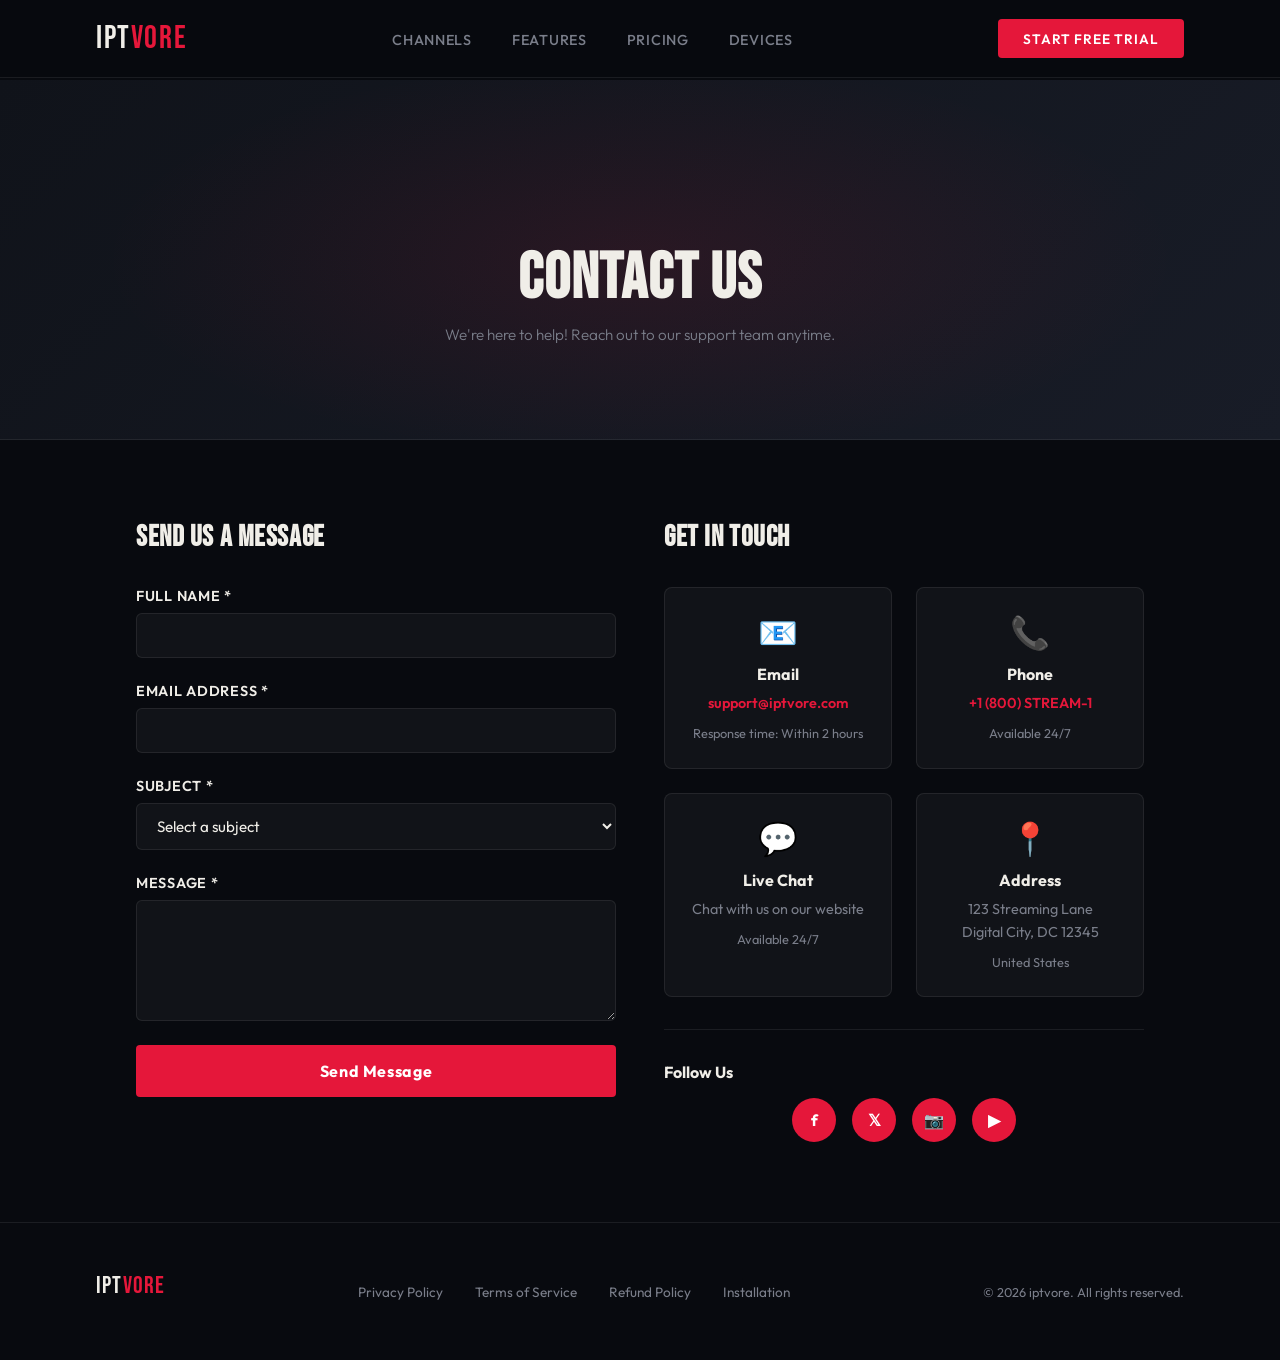
<file: contact.html>
<!DOCTYPE html>
<html lang="en">
<head>
<meta charset="UTF-8">
<meta name="viewport" content="width=device-width, initial-scale=1.0">
<meta name="description" content="Contact iptvore - Get in touch with our support team. We're available 24/7 to help with your free IPTV streaming service.">
<meta name="keywords" content="contact, support, help, iptvore, customer service">
<meta property="og:title" content="Contact Us - iptvore">
<meta property="og:description" content="Contact iptvore support team for help with your IPTV service">
<meta property="og:type" content="website">
<title>Contact Us — iptvore</title>
<link rel="preconnect" href="https://fonts.googleapis.com">
<link href="https://fonts.googleapis.com/css2?family=Bebas+Neue&family=Outfit:wght@300;400;500;600;700&display=swap" rel="stylesheet">
<link rel="stylesheet" href="style.css">
<link rel="stylesheet" href="contact.css">
</head>
<body>

<!-- NAV -->
<nav>
  <div class="logo">ipt<span>vore</span></div>
  <ul class="nav-links">
    <li><a href="index.html#channels">Channels</a></li>
    <li><a href="index.html#features">Features</a></li>
    <li><a href="index.html#pricing">Pricing</a></li>
    <li><a href="index.html#devices">Devices</a></li>
  </ul>
  <button class="nav-cta">Start Free Trial</button>
</nav>

<!-- CONTACT HERO -->
<section class="contact-hero">
  <div class="contact-hero-content">
    <h1>Contact Us</h1>
    <p>We're here to help! Reach out to our support team anytime.</p>
  </div>
</section>

<!-- CONTACT SECTION -->
<section class="contact-section">
  <div class="contact-container">
    <div class="contact-grid">
      <!-- Contact Form -->
      <div class="contact-form-wrapper">
        <h2>Send us a Message</h2>
        <form class="contact-form" id="contactForm">
          <div class="form-group">
            <label for="name">Full Name *</label>
            <input type="text" id="name" name="name" required>
          </div>
          <div class="form-group">
            <label for="email">Email Address *</label>
            <input type="email" id="email" name="email" required>
          </div>
          <div class="form-group">
            <label for="subject">Subject *</label>
            <select id="subject" name="subject" required>
              <option value="">Select a subject</option>
              <option value="billing">Billing Issue</option>
              <option value="technical">Technical Support</option>
              <option value="account">Account Help</option>
              <option value="refund">Refund Request</option>
              <option value="feedback">Feedback</option>
              <option value="other">Other</option>
            </select>
          </div>
          <div class="form-group">
            <label for="message">Message *</label>
            <textarea id="message" name="message" rows="5" required></textarea>
          </div>
          <button type="submit" class="btn-primary">Send Message</button>
        </form>
      </div>

      <!-- Contact Info -->
      <div class="contact-info-wrapper">
        <h2>Get in Touch</h2>
        <div class="contact-info-grid">
          <div class="contact-info-card">
            <div class="contact-icon">📧</div>
            <h3>Email</h3>
            <p><a href="mailto:support@iptvore.com">support@iptvore.com</a></p>
            <p class="small">Response time: Within 2 hours</p>
          </div>
          <div class="contact-info-card">
            <div class="contact-icon">📞</div>
            <h3>Phone</h3>
            <p><a href="tel:+18005786361">+1 (800) STREAM-1</a></p>
            <p class="small">Available 24/7</p>
          </div>
          <div class="contact-info-card">
            <div class="contact-icon">💬</div>
            <h3>Live Chat</h3>
            <p>Chat with us on our website</p>
            <p class="small">Available 24/7</p>
          </div>
          <div class="contact-info-card">
            <div class="contact-icon">📍</div>
            <h3>Address</h3>
            <p>123 Streaming Lane<br>Digital City, DC 12345</p>
            <p class="small">United States</p>
          </div>
        </div>

        <!-- Social Links -->
        <div class="social-links">
          <h3>Follow Us</h3>
          <div class="social-icons">
            <a href="#" title="Facebook" aria-label="Facebook">f</a>
            <a href="#" title="Twitter" aria-label="Twitter">𝕏</a>
            <a href="#" title="Instagram" aria-label="Instagram">📷</a>
            <a href="#" title="YouTube" aria-label="YouTube">▶</a>
          </div>
        </div>
      </div>
    </div>
  </div>
</section>

<!-- FOOTER -->
<footer>
  <div class="footer-logo">ipt<span>vore</span></div>
  <div class="footer-links">
    <a href="privacy-policy.html">Privacy Policy</a>
    <a href="terms-of-service.html">Terms of Service</a>
    <a href="refund-policy.html">Refund Policy</a>
    <a href="installation.html">Installation</a>
  </div>
  <div class="footer-copy">© 2026 iptvore. All rights reserved.</div>
</footer>

<script src="contact.js"></script>
</body>
</html>
</file>
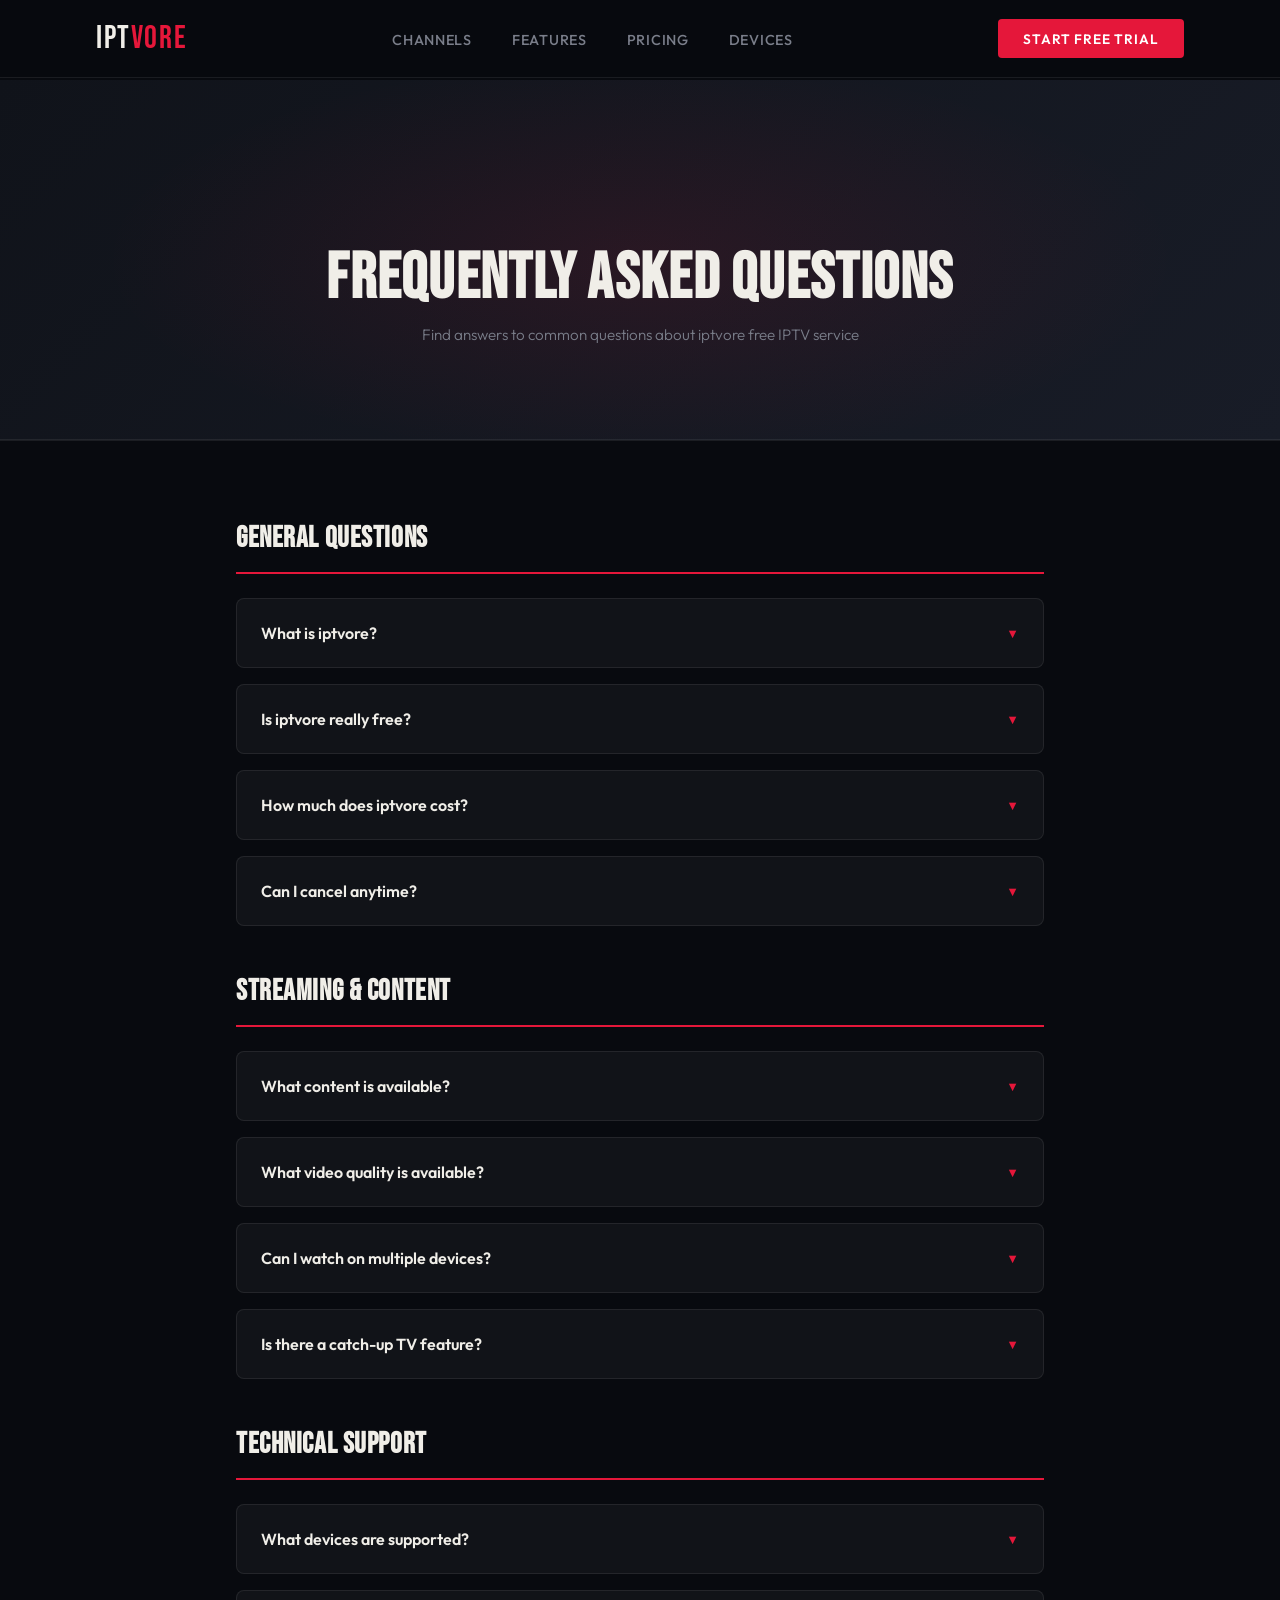
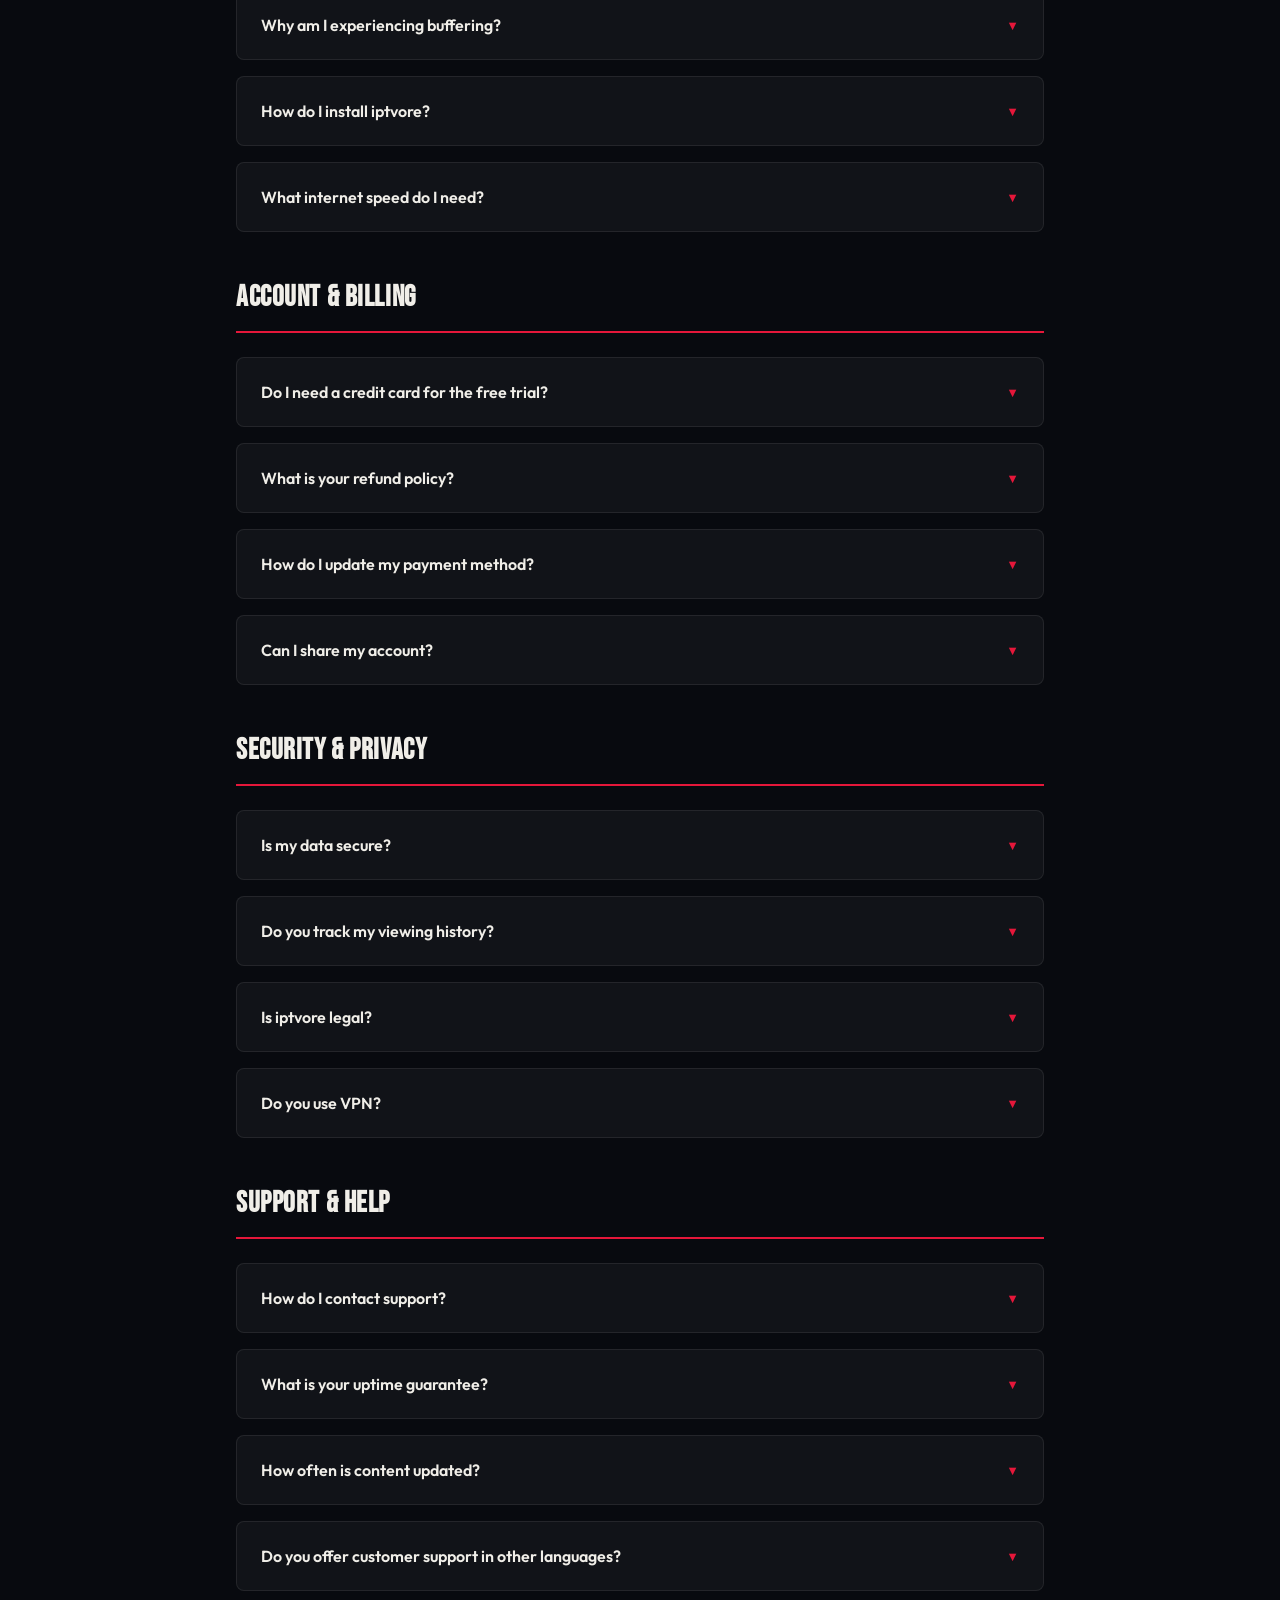
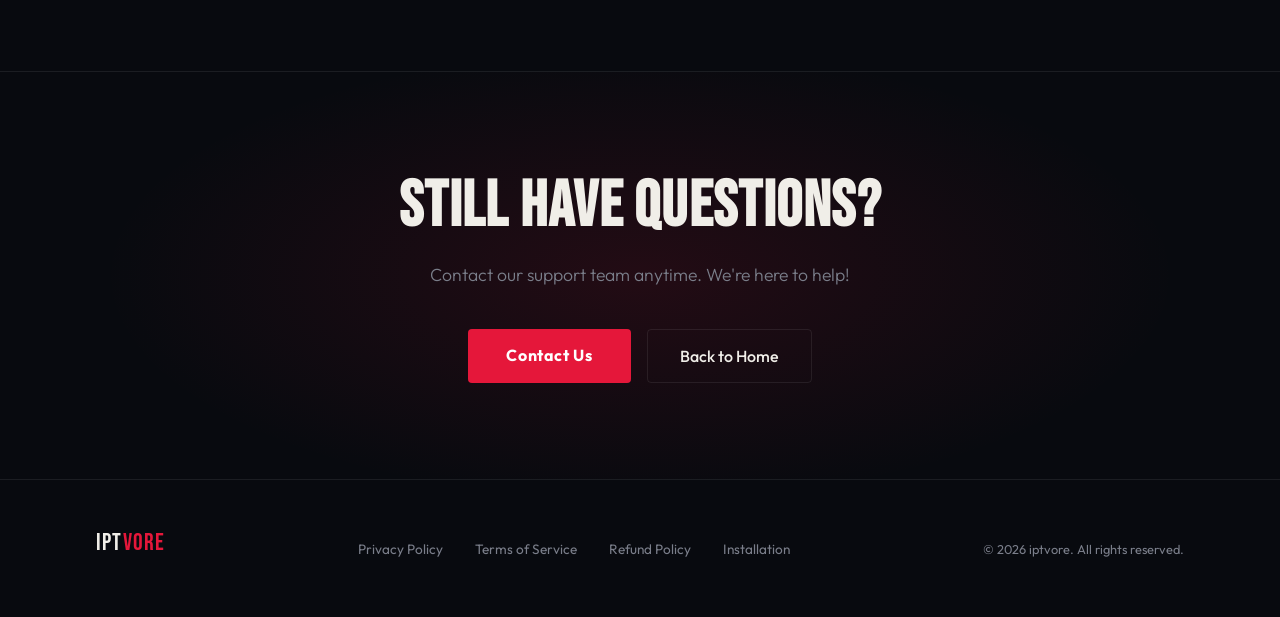
<file: faq.html>
<!DOCTYPE html>
<html lang="en">
<head>
<meta charset="UTF-8">
<meta name="viewport" content="width=device-width, initial-scale=1.0">
<meta name="description" content="Frequently Asked Questions about iptvore - Free IPTV streaming service. Get answers about free IPTV trial, streaming, devices, and more.">
<meta name="keywords" content="faq, free iptv, iptv questions, streaming help, iptv support">
<meta property="og:title" content="FAQ - iptvore">
<meta property="og:description" content="Find answers to common questions about iptvore free IPTV service">
<meta property="og:type" content="website">
<title>FAQ — iptvore</title>
<link rel="preconnect" href="https://fonts.googleapis.com">
<link href="https://fonts.googleapis.com/css2?family=Bebas+Neue&family=Outfit:wght@300;400;500;600;700&display=swap" rel="stylesheet">
<link rel="stylesheet" href="style.css">
<link rel="stylesheet" href="faq.css">
</head>
<body>

<!-- NAV -->
<nav>
  <div class="logo">ipt<span>vore</span></div>
  <ul class="nav-links">
    <li><a href="index.html#channels">Channels</a></li>
    <li><a href="index.html#features">Features</a></li>
    <li><a href="index.html#pricing">Pricing</a></li>
    <li><a href="index.html#devices">Devices</a></li>
  </ul>
  <button class="nav-cta">Start Free Trial</button>
</nav>

<!-- FAQ HERO -->
<section class="faq-hero">
  <div class="faq-hero-content">
    <h1>Frequently Asked Questions</h1>
    <p>Find answers to common questions about iptvore free IPTV service</p>
  </div>
</section>

<!-- FAQ SECTION -->
<section class="faq-section">
  <div class="faq-container">
    <div class="faq-grid">
      <!-- General Questions -->
      <div class="faq-category">
        <h2>General Questions</h2>
        <div class="faq-items">
          <div class="faq-item">
            <button class="faq-question">What is iptvore?</button>
            <div class="faq-answer">
              <p>iptvore is a premium free IPTV streaming service that provides access to thousands of live TV channels, movies, TV shows, and series from around the world. We offer a 7-day free trial with no credit card required.</p>
            </div>
          </div>
          <div class="faq-item">
            <button class="faq-question">Is iptvore really free?</button>
            <div class="faq-answer">
              <p>Yes! We offer a 7-day free IPTV trial with full access to all features. After the trial, you can choose from our affordable paid plans or cancel anytime. No hidden fees.</p>
            </div>
          </div>
          <div class="faq-item">
            <button class="faq-question">How much does iptvore cost?</button>
            <div class="faq-answer">
              <p>Our plans start at $9/month for the Starter plan. We also offer Pro ($15/month) and Family ($22/month) plans. All plans include a 7-day free trial.</p>
            </div>
          </div>
          <div class="faq-item">
            <button class="faq-question">Can I cancel anytime?</button>
            <div class="faq-answer">
              <p>Yes! You can cancel your subscription anytime through your account settings. Cancellation takes effect at the end of your current billing cycle.</p>
            </div>
          </div>
        </div>
      </div>

      <!-- Streaming Questions -->
      <div class="faq-category">
        <h2>Streaming & Content</h2>
        <div class="faq-items">
          <div class="faq-item">
            <button class="faq-question">What content is available?</button>
            <div class="faq-answer">
              <p>iptvore offers 20,000+ live TV channels, 80,000+ movies and TV shows, sports, news, entertainment, and more from 190+ countries in 40+ languages.</p>
            </div>
          </div>
          <div class="faq-item">
            <button class="faq-question">What video quality is available?</button>
            <div class="faq-answer">
              <p>We offer Full HD (1080p), 4K Ultra HD, and HDR10+ quality depending on your internet connection and subscription plan. Quality automatically adjusts based on your connection speed.</p>
            </div>
          </div>
          <div class="faq-item">
            <button class="faq-question">Can I watch on multiple devices?</button>
            <div class="faq-answer">
              <p>Yes! Depending on your plan, you can watch on 1-5 devices simultaneously. The Starter plan allows 1 screen, Pro allows 3 screens, and Family allows 5 screens.</p>
            </div>
          </div>
          <div class="faq-item">
            <button class="faq-question">Is there a catch-up TV feature?</button>
            <div class="faq-answer">
              <p>Yes! With our Pro and Family plans, you can rewind live TV up to 7 days back. Never miss your favorite shows, sports, or news again.</p>
            </div>
          </div>
        </div>
      </div>

      <!-- Technical Questions -->
      <div class="faq-category">
        <h2>Technical Support</h2>
        <div class="faq-items">
          <div class="faq-item">
            <button class="faq-question">What devices are supported?</button>
            <div class="faq-answer">
              <p>iptvore works on Amazon Firestick, Smart TVs (LG/Samsung), Android, iOS, Windows, Mac, Apple TV, MAG Box, Enigma2, and web browsers.</p>
            </div>
          </div>
          <div class="faq-item">
            <button class="faq-question">Why am I experiencing buffering?</button>
            <div class="faq-answer">
              <p>Buffering is usually caused by slow internet connection. We recommend at least 5 Mbps for HD and 25 Mbps for 4K. Try restarting your device or router, or reduce video quality.</p>
            </div>
          </div>
          <div class="faq-item">
            <button class="faq-question">How do I install iptvore?</button>
            <div class="faq-answer">
              <p>Visit our <a href="installation.html">Installation Guide</a> for step-by-step instructions for your specific device. We support all major platforms.</p>
            </div>
          </div>
          <div class="faq-item">
            <button class="faq-question">What internet speed do I need?</button>
            <div class="faq-answer">
              <p>For smooth streaming: Full HD requires 5 Mbps, 4K requires 25 Mbps. We have anti-buffer technology that adapts to your connection speed.</p>
            </div>
          </div>
        </div>
      </div>

      <!-- Account Questions -->
      <div class="faq-category">
        <h2>Account & Billing</h2>
        <div class="faq-items">
          <div class="faq-item">
            <button class="faq-question">Do I need a credit card for the free trial?</button>
            <div class="faq-answer">
              <p>No! Our 7-day free trial requires no credit card. You only need to create an account with your email address.</p>
            </div>
          </div>
          <div class="faq-item">
            <button class="faq-question">What is your refund policy?</button>
            <div class="faq-answer">
              <p>We offer a 30-day money-back guarantee. If you're not satisfied within 30 days of your first paid subscription, we'll refund your money. See our <a href="refund-policy.html">Refund Policy</a> for details.</p>
            </div>
          </div>
          <div class="faq-item">
            <button class="faq-question">How do I update my payment method?</button>
            <div class="faq-answer">
              <p>You can update your payment method anytime in your account settings under "Billing" or "Payment Methods".</p>
            </div>
          </div>
          <div class="faq-item">
            <button class="faq-question">Can I share my account?</button>
            <div class="faq-answer">
              <p>Your account is for personal use only. Sharing credentials violates our Terms of Service. However, you can watch on multiple devices simultaneously based on your plan.</p>
            </div>
          </div>
        </div>
      </div>

      <!-- Security Questions -->
      <div class="faq-category">
        <h2>Security & Privacy</h2>
        <div class="faq-items">
          <div class="faq-item">
            <button class="faq-question">Is my data secure?</button>
            <div class="faq-answer">
              <p>Yes! We use military-grade encryption to protect your data. We don't log your viewing habits or track your activity. See our <a href="privacy-policy.html">Privacy Policy</a> for details.</p>
            </div>
          </div>
          <div class="faq-item">
            <button class="faq-question">Do you track my viewing history?</button>
            <div class="faq-answer">
              <p>No. We don't track, log, or store your viewing history. Your privacy is our priority. We only store your account information necessary for billing and service delivery.</p>
            </div>
          </div>
          <div class="faq-item">
            <button class="faq-question">Is iptvore legal?</button>
            <div class="faq-answer">
              <p>Yes, iptvore is a legal streaming service. We have proper licensing agreements for all content. Please review our <a href="terms-of-service.html">Terms of Service</a>.</p>
            </div>
          </div>
          <div class="faq-item">
            <button class="faq-question">Do you use VPN?</button>
            <div class="faq-answer">
              <p>No VPN is required to use iptvore. Our service is available worldwide. However, you can use a VPN if you prefer additional privacy.</p>
            </div>
          </div>
        </div>
      </div>

      <!-- Support Questions -->
      <div class="faq-category">
        <h2>Support & Help</h2>
        <div class="faq-items">
          <div class="faq-item">
            <button class="faq-question">How do I contact support?</button>
            <div class="faq-answer">
              <p>You can reach our support team via email at support@iptvore.com, live chat on our website, or phone at +1 (800) STREAM-1. We're available 24/7.</p>
            </div>
          </div>
          <div class="faq-item">
            <button class="faq-question">What is your uptime guarantee?</button>
            <div class="faq-answer">
              <p>We maintain 99% uptime. Our servers are distributed globally with redundancy to ensure reliable service. If you experience issues, contact our support team.</p>
            </div>
          </div>
          <div class="faq-item">
            <button class="faq-question">How often is content updated?</button>
            <div class="faq-answer">
              <p>We add new content daily! New movies, TV shows, and live channels are constantly being added to our library.</p>
            </div>
          </div>
          <div class="faq-item">
            <button class="faq-question">Do you offer customer support in other languages?</button>
            <div class="faq-answer">
              <p>Yes! Our support team speaks multiple languages. Contact us and let us know your preferred language.</p>
            </div>
          </div>
        </div>
      </div>
    </div>
  </div>
</section>

<!-- CTA SECTION -->
<section class="cta-banner fade-in">
  <div class="cta-inner">
    <h2>Still Have Questions?</h2>
    <p>Contact our support team anytime. We're here to help!</p>
    <div class="cta-actions">
      <a href="contact.html" class="btn-primary">Contact Us</a>
      <a href="index.html" class="btn-ghost">Back to Home</a>
    </div>
  </div>
</section>

<!-- FOOTER -->
<footer>
  <div class="footer-logo">ipt<span>vore</span></div>
  <div class="footer-links">
    <a href="privacy-policy.html">Privacy Policy</a>
    <a href="terms-of-service.html">Terms of Service</a>
    <a href="refund-policy.html">Refund Policy</a>
    <a href="installation.html">Installation</a>
  </div>
  <div class="footer-copy">© 2026 iptvore. All rights reserved.</div>
</footer>

<script src="faq.js"></script>
</body>
</html>
</file>
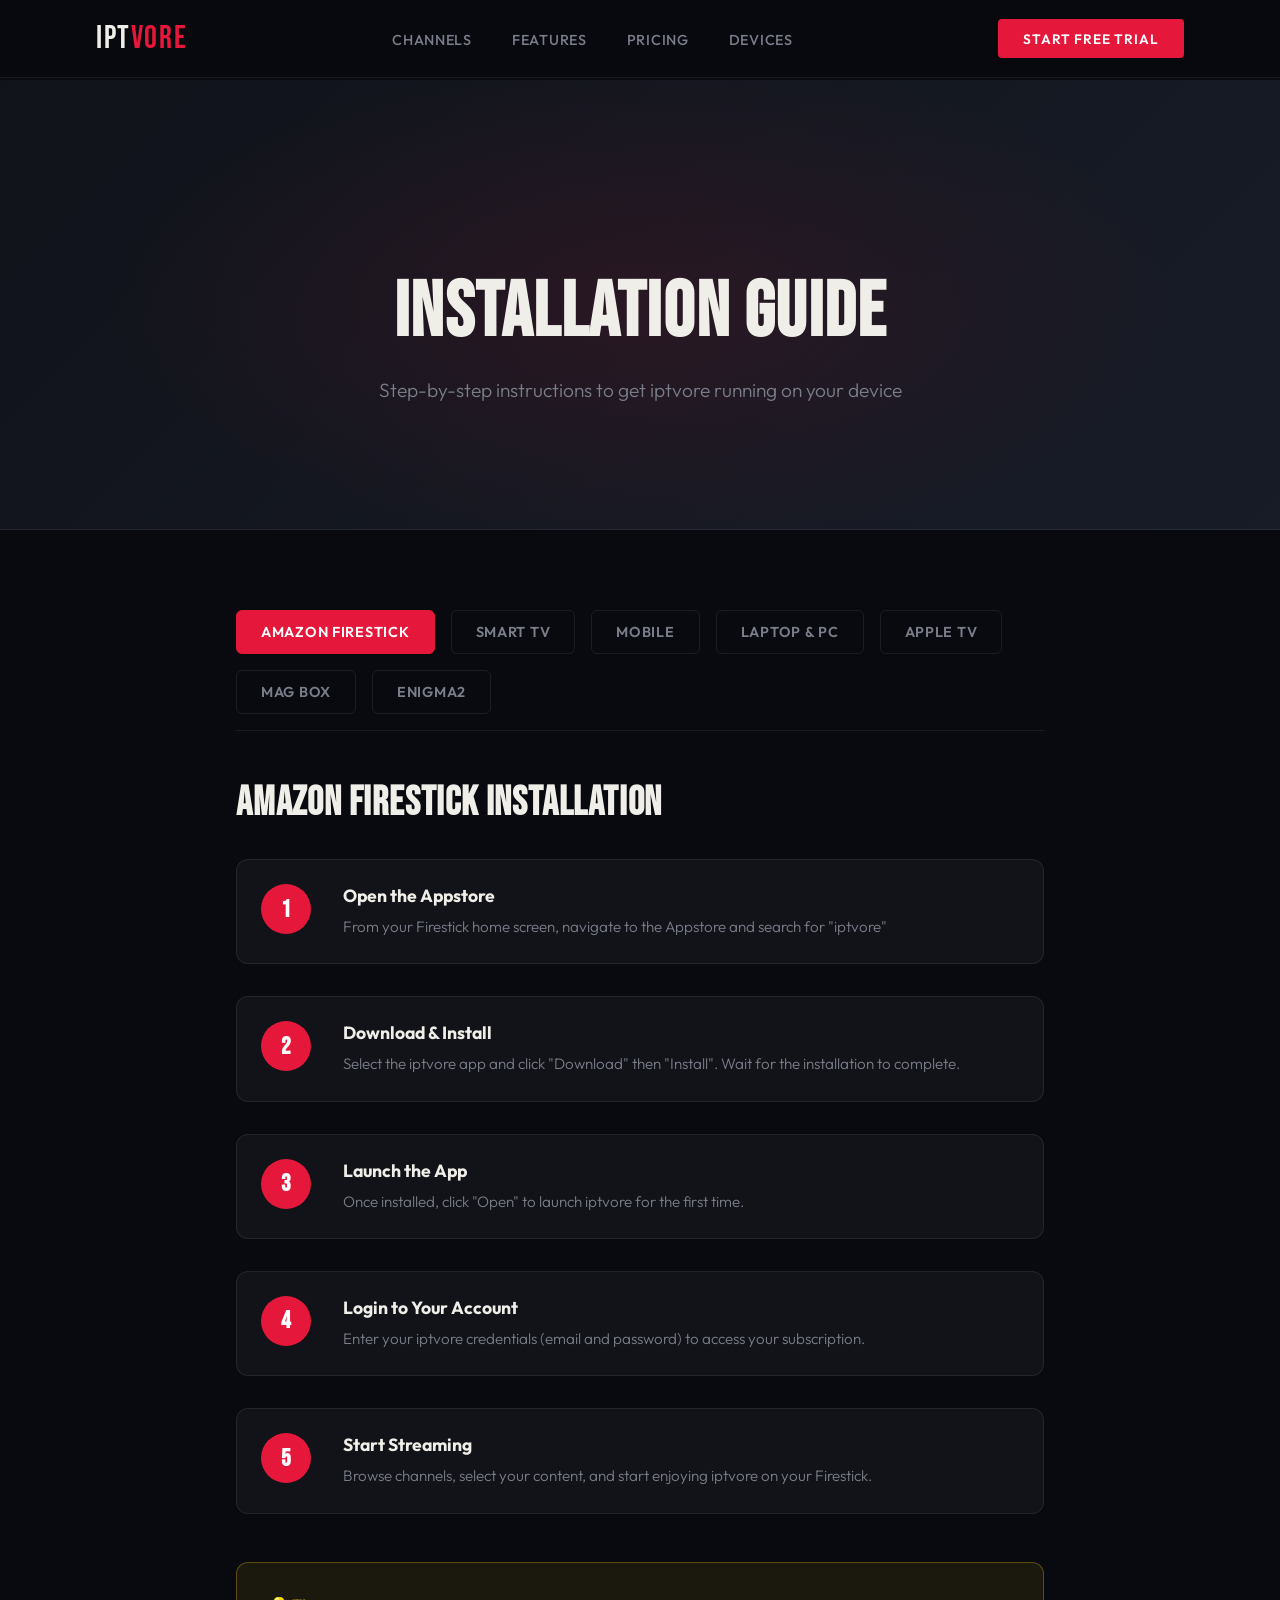
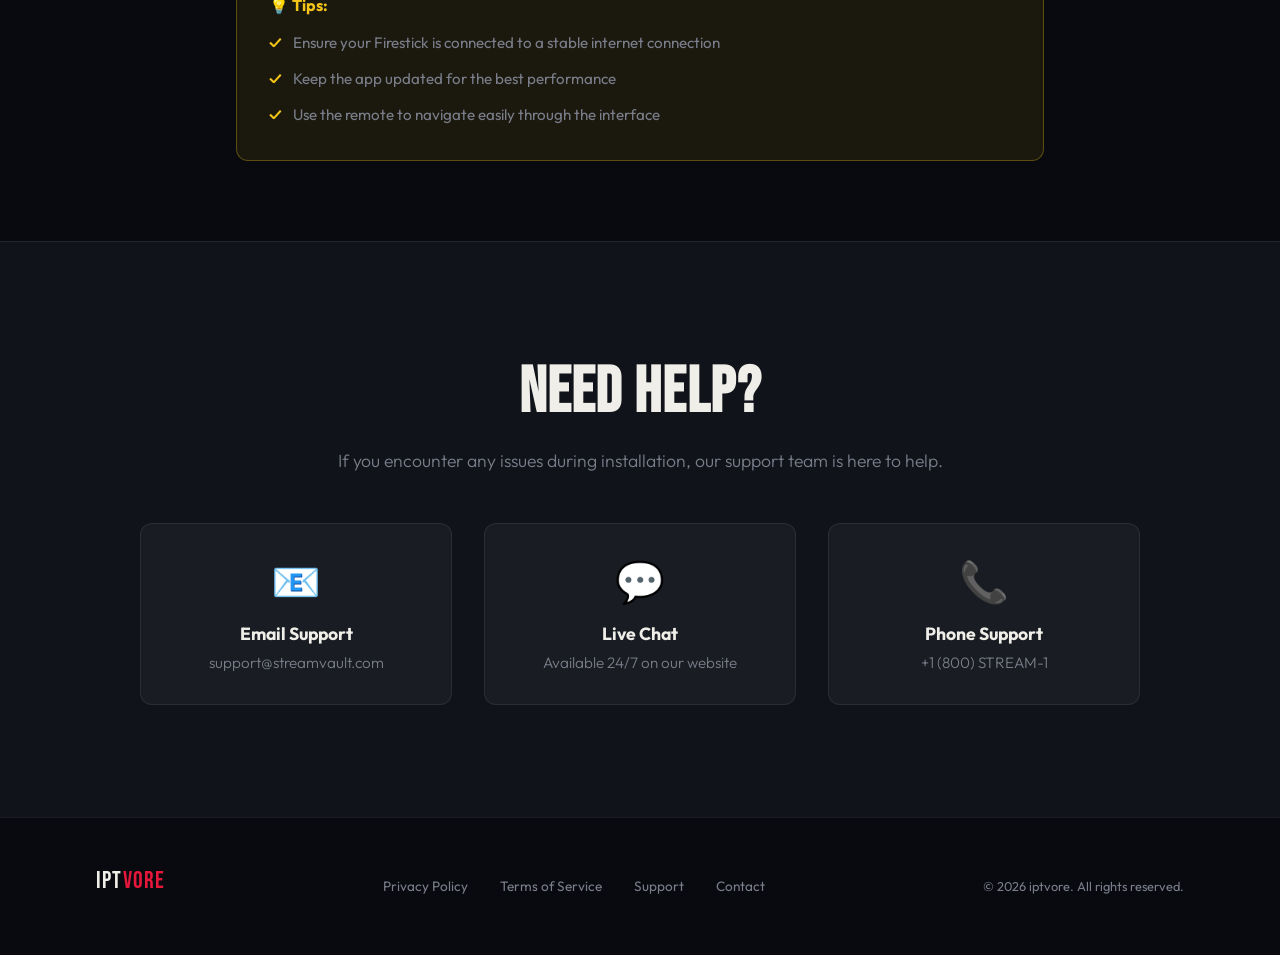
<file: installation.html>
<!DOCTYPE html>
<html lang="en">
<head>
<meta charset="UTF-8">
<meta name="viewport" content="width=device-width, initial-scale=1.0">
<meta name="description" content="iptvore Installation Guide - How to install free IPTV on all devices. Stream free movies, TV shows, and live TV. Complete setup instructions for Amazon Firestick, Smart TV, Android, iOS, and more.">
<meta name="keywords" content="free iptv, iptv installation, how to install iptv, free iptv trial, streaming tv, live tv stream, free streaming, iptv service, tv shows, tv series, free movies">
<title>Installation Guide — iptvore</title>
<link rel="preconnect" href="https://fonts.googleapis.com">
<link href="https://fonts.googleapis.com/css2?family=Bebas+Neue&family=Outfit:wght@300;400;500;600;700&display=swap" rel="stylesheet">
<link rel="stylesheet" href="style.css">
<link rel="stylesheet" href="installation.css">
</head>
<body>

<!-- NAV -->
<nav>
  <div class="logo">ipt<span>vore</span></div>
  <ul class="nav-links">
    <li><a href="index.html#channels">Channels</a></li>
    <li><a href="index.html#features">Features</a></li>
    <li><a href="index.html#pricing">Pricing</a></li>
    <li><a href="index.html#devices">Devices</a></li>
  </ul>
  <button class="nav-cta">Start Free Trial</button>
</nav>

<!-- INSTALLATION HERO -->
<section class="install-hero">
  <div class="install-hero-content">
    <h1>Installation Guide</h1>
    <p>Step-by-step instructions to get iptvore running on your device</p>
  </div>
</section>

<!-- INSTALLATION TABS -->
<section class="installation-section">
  <div class="install-container">
    <div class="tabs-nav">
      <button class="tab-btn active" data-tab="firestick">Amazon Firestick</button>
      <button class="tab-btn" data-tab="smarttv">Smart TV</button>
      <button class="tab-btn" data-tab="mobile">Mobile</button>
      <button class="tab-btn" data-tab="pc">Laptop & PC</button>
      <button class="tab-btn" data-tab="appletv">Apple TV</button>
      <button class="tab-btn" data-tab="magbox">MAG Box</button>
      <button class="tab-btn" data-tab="enigma2">Enigma2</button>
    </div>

    <!-- AMAZON FIRESTICK -->
    <div class="tab-content active" id="firestick">
      <h2>Amazon Firestick Installation</h2>
      <div class="steps">
        <div class="step">
          <div class="step-number">1</div>
          <div class="step-content">
            <h3>Open the Appstore</h3>
            <p>From your Firestick home screen, navigate to the Appstore and search for "iptvore"</p>
          </div>
        </div>
        <div class="step">
          <div class="step-number">2</div>
          <div class="step-content">
            <h3>Download & Install</h3>
            <p>Select the iptvore app and click "Download" then "Install". Wait for the installation to complete.</p>
          </div>
        </div>
        <div class="step">
          <div class="step-number">3</div>
          <div class="step-content">
            <h3>Launch the App</h3>
            <p>Once installed, click "Open" to launch iptvore for the first time.</p>
          </div>
        </div>
        <div class="step">
          <div class="step-number">4</div>
          <div class="step-content">
            <h3>Login to Your Account</h3>
            <p>Enter your iptvore credentials (email and password) to access your subscription.</p>
          </div>
        </div>
        <div class="step">
          <div class="step-number">5</div>
          <div class="step-content">
            <h3>Start Streaming</h3>
            <p>Browse channels, select your content, and start enjoying iptvore on your Firestick.</p>
          </div>
        </div>
      </div>
      <div class="tips-box">
        <h4>💡 Tips:</h4>
        <ul>
          <li>Ensure your Firestick is connected to a stable internet connection</li>
          <li>Keep the app updated for the best performance</li>
          <li>Use the remote to navigate easily through the interface</li>
        </ul>
      </div>
    </div>

    <!-- SMART TV -->
    <div class="tab-content" id="smarttv">
      <h2>Smart TV Installation (LG/Samsung)</h2>
      <div class="steps">
        <div class="step">
          <div class="step-number">1</div>
          <div class="step-content">
            <h3>Access Your TV's App Store</h3>
            <p>On your LG or Samsung Smart TV, open the built-in app store (LG: LG Content Store, Samsung: Samsung Apps)</p>
          </div>
        </div>
        <div class="step">
          <div class="step-number">2</div>
          <div class="step-content">
            <h3>Search for iptvore</h3>
            <p>Use the search function to find "iptvore" in the app store.</p>
          </div>
        </div>
        <div class="step">
          <div class="step-number">3</div>
          <div class="step-content">
            <h3>Install the Application</h3>
            <p>Click "Install" and wait for the app to download and install on your TV.</p>
          </div>
        </div>
        <div class="step">
          <div class="step-number">4</div>
          <div class="step-content">
            <h3>Open iptvore</h3>
            <p>Launch the app from your TV's home screen or app menu.</p>
          </div>
        </div>
        <div class="step">
          <div class="step-number">5</div>
          <div class="step-content">
            <h3>Sign In</h3>
            <p>Enter your iptvore login credentials to access your account.</p>
          </div>
        </div>
      </div>
      <div class="tips-box">
        <h4>💡 Tips:</h4>
        <ul>
          <li>Make sure your TV is connected to WiFi or Ethernet</li>
          <li>Update your TV's firmware for compatibility</li>
          <li>Use your TV remote or a compatible Bluetooth remote for navigation</li>
        </ul>
      </div>
    </div>

    <!-- MOBILE -->
    <div class="tab-content" id="mobile">
      <h2>Mobile Installation (Android & iOS)</h2>
      <div class="install-tabs">
        <button class="install-tab-btn active" data-install-tab="android">Android</button>
        <button class="install-tab-btn" data-install-tab="ios">iOS</button>
      </div>

      <div class="install-tab-content active" id="android">
        <h3>Android Installation</h3>
        <div class="steps">
          <div class="step">
            <div class="step-number">1</div>
            <div class="step-content">
              <h3>Open Google Play Store</h3>
              <p>Launch the Google Play Store app on your Android device.</p>
            </div>
          </div>
          <div class="step">
            <div class="step-number">2</div>
            <div class="step-content">
              <h3>Search for iptvore</h3>
              <p>Tap the search icon and type "iptvore".</p>
            </div>
          </div>
          <div class="step">
            <div class="step-number">3</div>
            <div class="step-content">
              <h3>Install</h3>
              <p>Tap "Install" and allow the necessary permissions.</p>
            </div>
          </div>
          <div class="step">
            <div class="step-number">4</div>
            <div class="step-content">
              <h3>Open the App</h3>
              <p>Once installed, tap "Open" to launch iptvore.</p>
            </div>
          </div>
          <div class="step">
            <div class="step-number">5</div>
            <div class="step-content">
              <h3>Login</h3>
              <p>Enter your email and password to access your account.</p>
            </div>
          </div>
        </div>
      </div>

      <div class="install-tab-content" id="ios">
        <h3>iOS Installation</h3>
        <div class="steps">
          <div class="step">
            <div class="step-number">1</div>
            <div class="step-content">
              <h3>Open App Store</h3>
              <p>Launch the App Store on your iPhone or iPad.</p>
            </div>
          </div>
          <div class="step">
            <div class="step-number">2</div>
            <div class="step-content">
              <h3>Search iptvore</h3>
              <p>Tap the search tab and search for "iptvore".</p>
            </div>
          </div>
          <div class="step">
            <div class="step-number">3</div>
            <div class="step-content">
              <h3>Download</h3>
              <p>Tap the cloud icon to download the app.</p>
            </div>
          </div>
          <div class="step">
            <div class="step-number">4</div>
            <div class="step-content">
              <h3>Install</h3>
              <p>Authenticate with Face ID, Touch ID, or your Apple ID password.</p>
            </div>
          </div>
          <div class="step">
            <div class="step-number">5</div>
            <div class="step-content">
              <h3>Launch & Login</h3>
              <p>Open the app and sign in with your iptvore credentials.</p>
            </div>
          </div>
        </div>
      </div>

      <div class="tips-box">
        <h4>💡 Tips:</h4>
        <ul>
          <li>Ensure you have sufficient storage space on your device</li>
          <li>Use a stable WiFi connection for faster downloads</li>
          <li>Keep your app updated for new features and bug fixes</li>
        </ul>
      </div>
    </div>

    <!-- LAPTOP & PC -->
    <div class="tab-content" id="pc">
      <h2>Laptop & PC Installation</h2>
      <div class="steps">
        <div class="step">
          <div class="step-number">1</div>
          <div class="step-content">
            <h3>Visit iptvore Website</h3>
            <p>Go to www.streamvault.com and navigate to the Downloads section.</p>
          </div>
        </div>
        <div class="step">
          <div class="step-number">2</div>
          <div class="step-content">
            <h3>Download the Application</h3>
            <p>Select your operating system (Windows or macOS) and click "Download".</p>
          </div>
        </div>
        <div class="step">
          <div class="step-number">3</div>
          <div class="step-content">
            <h3>Run the Installer</h3>
            <p>Locate the downloaded file and double-click to run the installer.</p>
          </div>
        </div>
        <div class="step">
          <div class="step-number">4</div>
          <div class="step-content">
            <h3>Follow Installation Wizard</h3>
            <p>Follow the on-screen instructions to complete the installation process.</p>
          </div>
        </div>
        <div class="step">
          <div class="step-number">5</div>
          <div class="step-content">
            <h3>Launch & Sign In</h3>
            <p>Open iptvore from your desktop or applications menu and log in.</p>
          </div>
        </div>
      </div>
      <div class="tips-box">
        <h4>💡 Tips:</h4>
        <ul>
          <li>Disable antivirus temporarily if installation fails</li>
          <li>Ensure you have administrator privileges</li>
          <li>Use a web browser (Chrome, Firefox, Safari) as an alternative</li>
        </ul>
      </div>
    </div>

    <!-- APPLE TV -->
    <div class="tab-content" id="appletv">
      <h2>Apple TV Installation</h2>
      <div class="steps">
        <div class="step">
          <div class="step-number">1</div>
          <div class="step-content">
            <h3>Open the App Store</h3>
            <p>From your Apple TV home screen, navigate to the App Store.</p>
          </div>
        </div>
        <div class="step">
          <div class="step-number">2</div>
          <div class="step-content">
            <h3>Search for iptvore</h3>
            <p>Use Siri or the search function to find "iptvore".</p>
          </div>
        </div>
        <div class="step">
          <div class="step-number">3</div>
          <div class="step-content">
            <h3>Download & Install</h3>
            <p>Select the app and click "Get" to download and install.</p>
          </div>
        </div>
        <div class="step">
          <div class="step-number">4</div>
          <div class="step-content">
            <h3>Open the App</h3>
            <p>Once installed, click "Open" to launch iptvore.</p>
          </div>
        </div>
        <div class="step">
          <div class="step-number">5</div>
          <div class="step-content">
            <h3>Sign In with Your Account</h3>
            <p>Enter your iptvore credentials to access your subscription.</p>
          </div>
        </div>
      </div>
      <div class="tips-box">
        <h4>💡 Tips:</h4>
        <ul>
          <li>Ensure your Apple TV is running the latest tvOS version</li>
          <li>Use Siri Remote for easy navigation</li>
          <li>Check your internet connection speed for optimal streaming</li>
        </ul>
      </div>
    </div>

    <!-- MAG BOX -->
    <div class="tab-content" id="magbox">
      <h2>MAG Box Installation</h2>
      <div class="steps">
        <div class="step">
          <div class="step-number">1</div>
          <div class="step-content">
            <h3>Access Settings</h3>
            <p>On your MAG Box remote, press the "Menu" button to access the main menu.</p>
          </div>
        </div>
        <div class="step">
          <div class="step-number">2</div>
          <div class="step-content">
            <h3>Navigate to Applications</h3>
            <p>Go to "Applications" or "Installed Apps" section.</p>
          </div>
        </div>
        <div class="step">
          <div class="step-number">3</div>
          <div class="step-content">
            <h3>Add Application</h3>
            <p>Select "Add Application" and enter the iptvore application URL or code.</p>
          </div>
        </div>
        <div class="step">
          <div class="step-number">4</div>
          <div class="step-content">
            <h3>Install</h3>
            <p>Confirm the installation and wait for the application to be added to your device.</p>
          </div>
        </div>
        <div class="step">
          <div class="step-number">5</div>
          <div class="step-content">
            <h3>Launch & Configure</h3>
            <p>Open iptvore and enter your login credentials to start streaming.</p>
          </div>
        </div>
      </div>
      <div class="tips-box">
        <h4>💡 Tips:</h4>
        <ul>
          <li>Ensure your MAG Box has sufficient storage space</li>
          <li>Keep your device firmware updated</li>
          <li>Contact support if you need the application URL</li>
        </ul>
      </div>
    </div>

    <!-- ENIGMA2 -->
    <div class="tab-content" id="enigma2">
      <h2>Enigma2 Installation</h2>
      <div class="steps">
        <div class="step">
          <div class="step-number">1</div>
          <div class="step-content">
            <h3>Access the Plugin Manager</h3>
            <p>On your Enigma2 device, go to Menu > Plugins > Plugin Browser.</p>
          </div>
        </div>
        <div class="step">
          <div class="step-number">2</div>
          <div class="step-content">
            <h3>Search for iptvore</h3>
            <p>Search for "iptvore" in the available plugins list.</p>
          </div>
        </div>
        <div class="step">
          <div class="step-number">3</div>
          <div class="step-content">
            <h3>Install Plugin</h3>
            <p>Select iptvore and click "Install" to download and install the plugin.</p>
          </div>
        </div>
        <div class="step">
          <div class="step-number">4</div>
          <div class="step-content">
            <h3>Restart Your Device</h3>
            <p>Restart your Enigma2 device to activate the plugin.</p>
          </div>
        </div>
        <div class="step">
          <div class="step-number">5</div>
          <div class="step-content">
            <h3>Configure & Login</h3>
            <p>Open the iptvore plugin and enter your account credentials.</p>
          </div>
        </div>
      </div>
      <div class="tips-box">
        <h4>💡 Tips:</h4>
        <ul>
          <li>Ensure your Enigma2 device has internet connectivity</li>
          <li>Update your device's image to the latest version</li>
          <li>Some plugins may require additional dependencies</li>
        </ul>
      </div>
    </div>
  </div>
</section>

<!-- SUPPORT SECTION -->
<section class="support-section fade-in">
  <div class="support-container">
    <h2>Need Help?</h2>
    <p>If you encounter any issues during installation, our support team is here to help.</p>
    <div class="support-grid">
      <div class="support-card">
        <div class="support-icon">📧</div>
        <h3>Email Support</h3>
        <p>support@streamvault.com</p>
      </div>
      <div class="support-card">
        <div class="support-icon">💬</div>
        <h3>Live Chat</h3>
        <p>Available 24/7 on our website</p>
      </div>
      <div class="support-card">
        <div class="support-icon">📞</div>
        <h3>Phone Support</h3>
        <p>+1 (800) STREAM-1</p>
      </div>
    </div>
  </div>
</section>

<!-- FOOTER -->
<footer>
  <div class="footer-logo">ipt<span>vore</span></div>
  <div class="footer-links">
    <a href="#">Privacy Policy</a>
    <a href="#">Terms of Service</a>
    <a href="#">Support</a>
    <a href="#">Contact</a>
  </div>
  <div class="footer-copy">© 2026 iptvore. All rights reserved.</div>
</footer>

<script src="installation.js"></script>
</body>
</html>
</file>
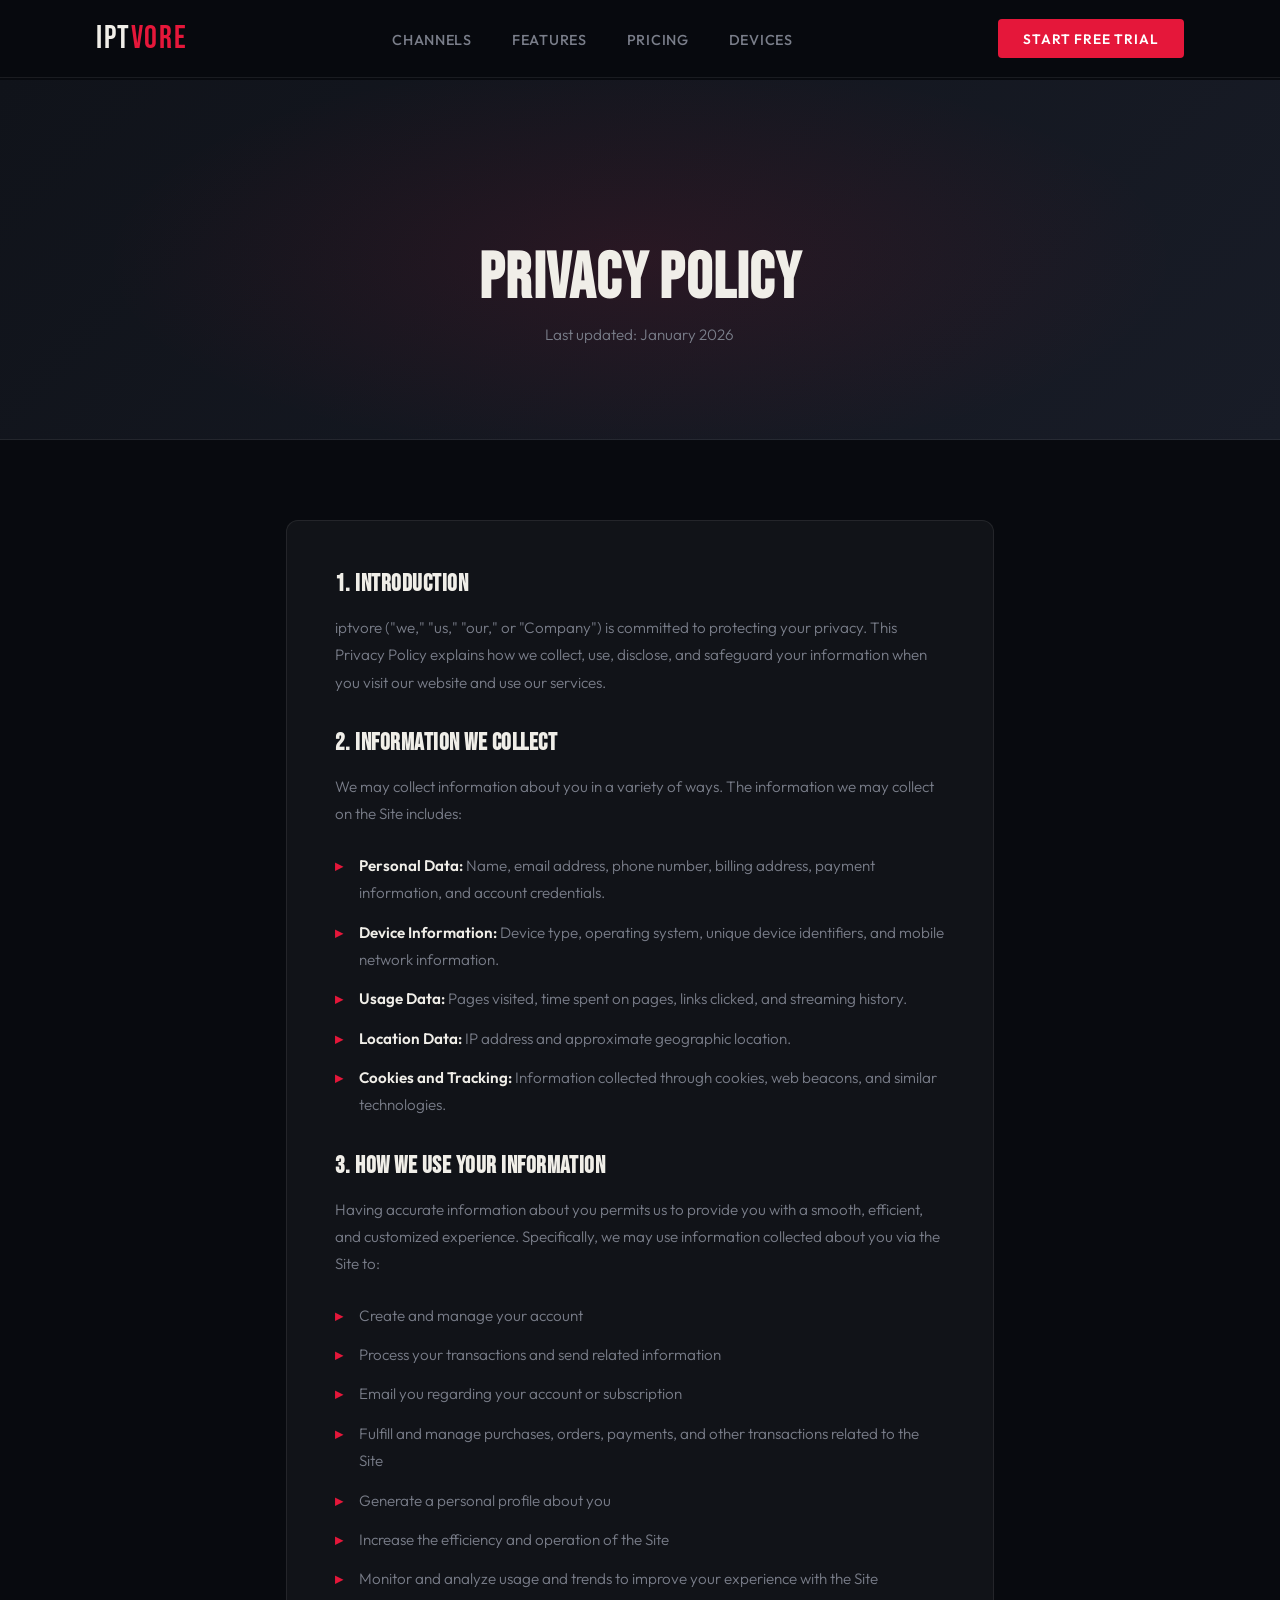
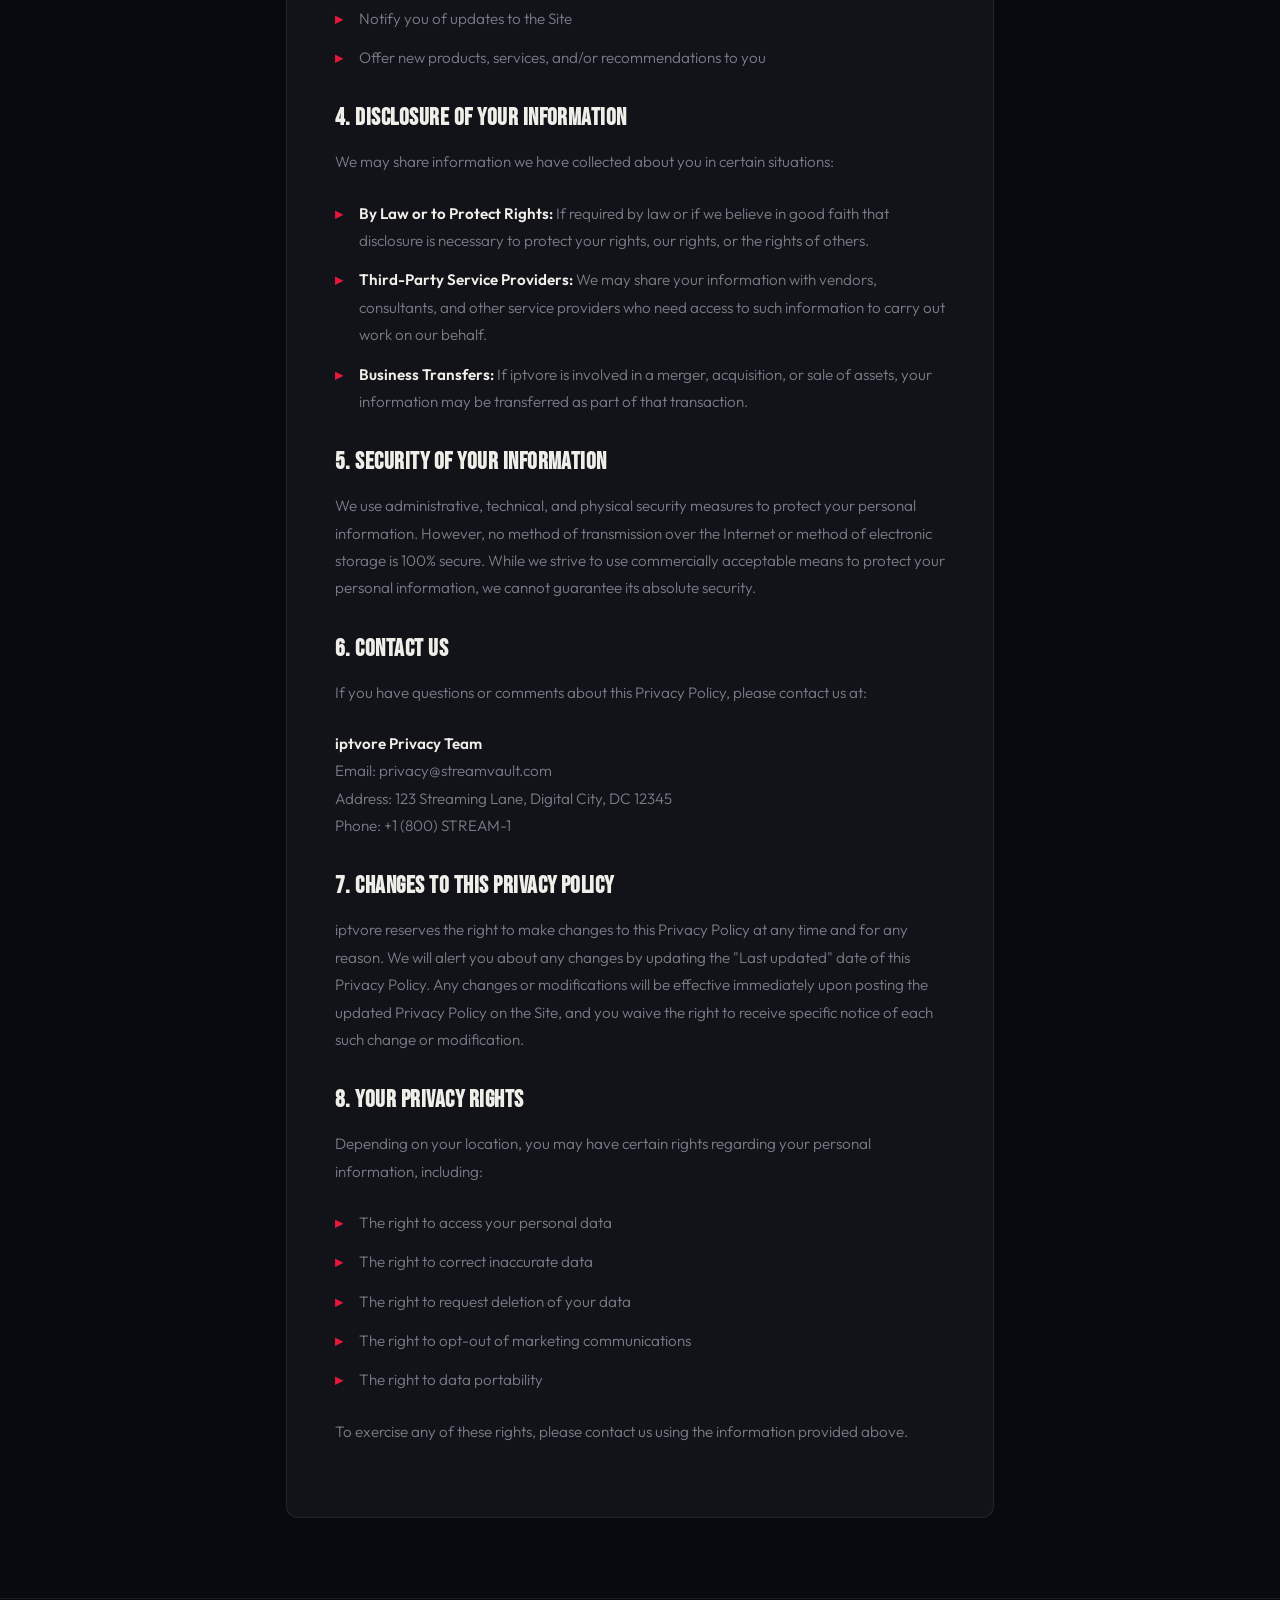
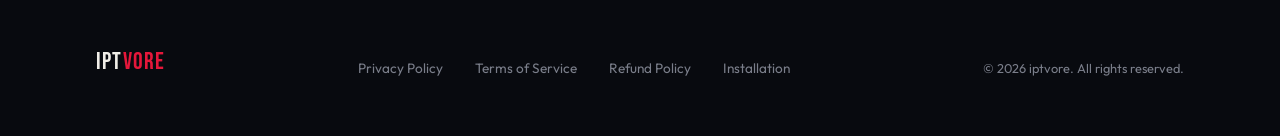
<file: privacy-policy.html>
<!DOCTYPE html>
<html lang="en">
<head>
<meta charset="UTF-8">
<meta name="viewport" content="width=device-width, initial-scale=1.0">
<meta name="description" content="iptvore Privacy Policy - Learn how we protect your data while providing free IPTV streaming service with premium content and live TV.">
<meta name="keywords" content="privacy policy, free iptv, iptv service, streaming service, data protection">
<title>Privacy Policy — iptvore</title>
<link rel="preconnect" href="https://fonts.googleapis.com">
<link href="https://fonts.googleapis.com/css2?family=Bebas+Neue&family=Outfit:wght@300;400;500;600;700&display=swap" rel="stylesheet">
<link rel="stylesheet" href="style.css">
<link rel="stylesheet" href="policy.css">
</head>
<body>

<!-- NAV -->
<nav>
  <div class="logo">ipt<span>vore</span></div>
  <ul class="nav-links">
    <li><a href="index.html#channels">Channels</a></li>
    <li><a href="index.html#features">Features</a></li>
    <li><a href="index.html#pricing">Pricing</a></li>
    <li><a href="index.html#devices">Devices</a></li>
  </ul>
  <button class="nav-cta">Start Free Trial</button>
</nav>

<!-- POLICY HERO -->
<section class="policy-hero">
  <div class="policy-hero-content">
    <h1>Privacy Policy</h1>
    <p>Last updated: January 2026</p>
  </div>
</section>

<!-- POLICY CONTENT -->
<section class="policy-section">
  <div class="policy-container">
    <div class="policy-content">
      <h2>1. Introduction</h2>
      <p>iptvore ("we," "us," "our," or "Company") is committed to protecting your privacy. This Privacy Policy explains how we collect, use, disclose, and safeguard your information when you visit our website and use our services.</p>

      <h2>2. Information We Collect</h2>
      <p>We may collect information about you in a variety of ways. The information we may collect on the Site includes:</p>
      <ul>
        <li><strong>Personal Data:</strong> Name, email address, phone number, billing address, payment information, and account credentials.</li>
        <li><strong>Device Information:</strong> Device type, operating system, unique device identifiers, and mobile network information.</li>
        <li><strong>Usage Data:</strong> Pages visited, time spent on pages, links clicked, and streaming history.</li>
        <li><strong>Location Data:</strong> IP address and approximate geographic location.</li>
        <li><strong>Cookies and Tracking:</strong> Information collected through cookies, web beacons, and similar technologies.</li>
      </ul>

      <h2>3. How We Use Your Information</h2>
      <p>Having accurate information about you permits us to provide you with a smooth, efficient, and customized experience. Specifically, we may use information collected about you via the Site to:</p>
      <ul>
        <li>Create and manage your account</li>
        <li>Process your transactions and send related information</li>
        <li>Email you regarding your account or subscription</li>
        <li>Fulfill and manage purchases, orders, payments, and other transactions related to the Site</li>
        <li>Generate a personal profile about you</li>
        <li>Increase the efficiency and operation of the Site</li>
        <li>Monitor and analyze usage and trends to improve your experience with the Site</li>
        <li>Notify you of updates to the Site</li>
        <li>Offer new products, services, and/or recommendations to you</li>
      </ul>

      <h2>4. Disclosure of Your Information</h2>
      <p>We may share information we have collected about you in certain situations:</p>
      <ul>
        <li><strong>By Law or to Protect Rights:</strong> If required by law or if we believe in good faith that disclosure is necessary to protect your rights, our rights, or the rights of others.</li>
        <li><strong>Third-Party Service Providers:</strong> We may share your information with vendors, consultants, and other service providers who need access to such information to carry out work on our behalf.</li>
        <li><strong>Business Transfers:</strong> If iptvore is involved in a merger, acquisition, or sale of assets, your information may be transferred as part of that transaction.</li>
      </ul>

      <h2>5. Security of Your Information</h2>
      <p>We use administrative, technical, and physical security measures to protect your personal information. However, no method of transmission over the Internet or method of electronic storage is 100% secure. While we strive to use commercially acceptable means to protect your personal information, we cannot guarantee its absolute security.</p>

      <h2>6. Contact Us</h2>
      <p>If you have questions or comments about this Privacy Policy, please contact us at:</p>
      <p>
        <strong>iptvore Privacy Team</strong><br>
        Email: privacy@streamvault.com<br>
        Address: 123 Streaming Lane, Digital City, DC 12345<br>
        Phone: +1 (800) STREAM-1
      </p>

      <h2>7. Changes to This Privacy Policy</h2>
      <p>iptvore reserves the right to make changes to this Privacy Policy at any time and for any reason. We will alert you about any changes by updating the "Last updated" date of this Privacy Policy. Any changes or modifications will be effective immediately upon posting the updated Privacy Policy on the Site, and you waive the right to receive specific notice of each such change or modification.</p>

      <h2>8. Your Privacy Rights</h2>
      <p>Depending on your location, you may have certain rights regarding your personal information, including:</p>
      <ul>
        <li>The right to access your personal data</li>
        <li>The right to correct inaccurate data</li>
        <li>The right to request deletion of your data</li>
        <li>The right to opt-out of marketing communications</li>
        <li>The right to data portability</li>
      </ul>
      <p>To exercise any of these rights, please contact us using the information provided above.</p>
    </div>
  </div>
</section>

<!-- FOOTER -->
<footer>
  <div class="footer-logo">ipt<span>vore</span></div>
  <div class="footer-links">
    <a href="privacy-policy.html">Privacy Policy</a>
    <a href="terms-of-service.html">Terms of Service</a>
    <a href="refund-policy.html">Refund Policy</a>
    <a href="installation.html">Installation</a>
  </div>
  <div class="footer-copy">© 2026 iptvore. All rights reserved.</div>
</footer>

</body>
</html>
</file>
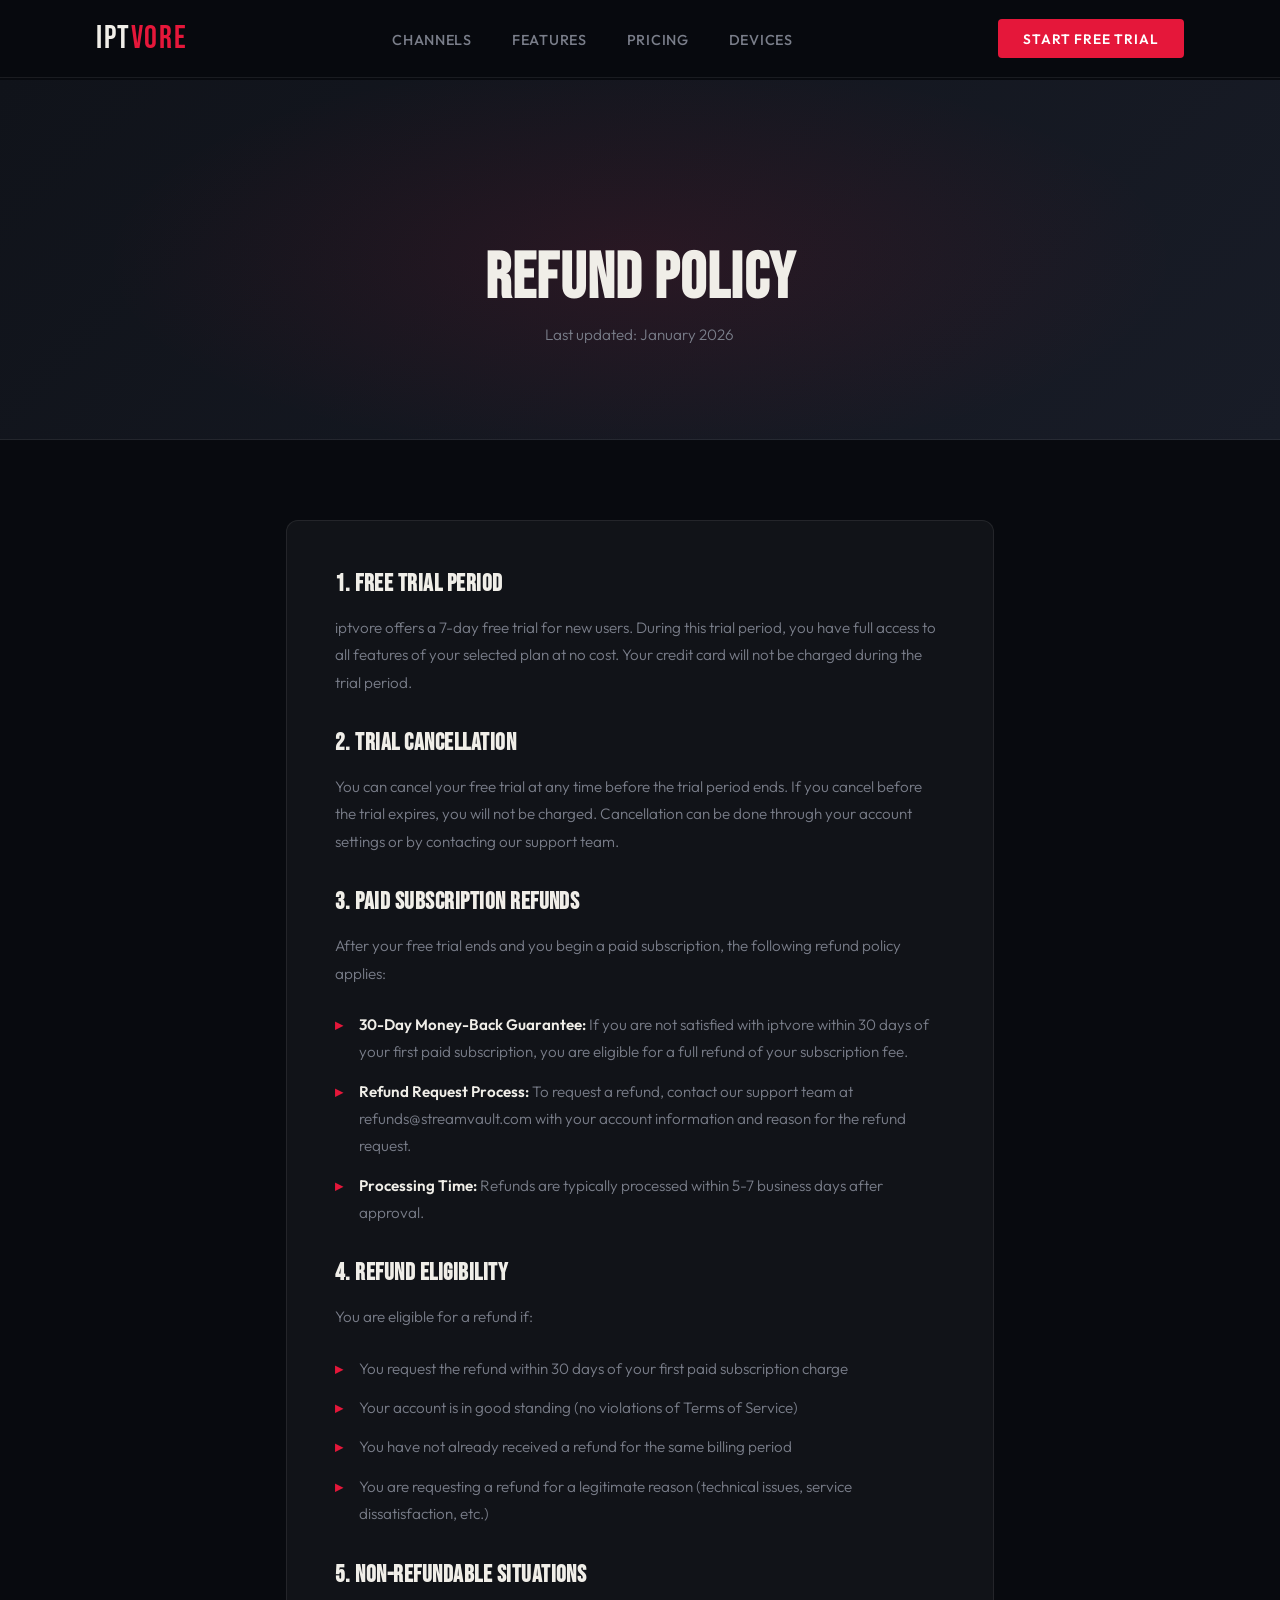
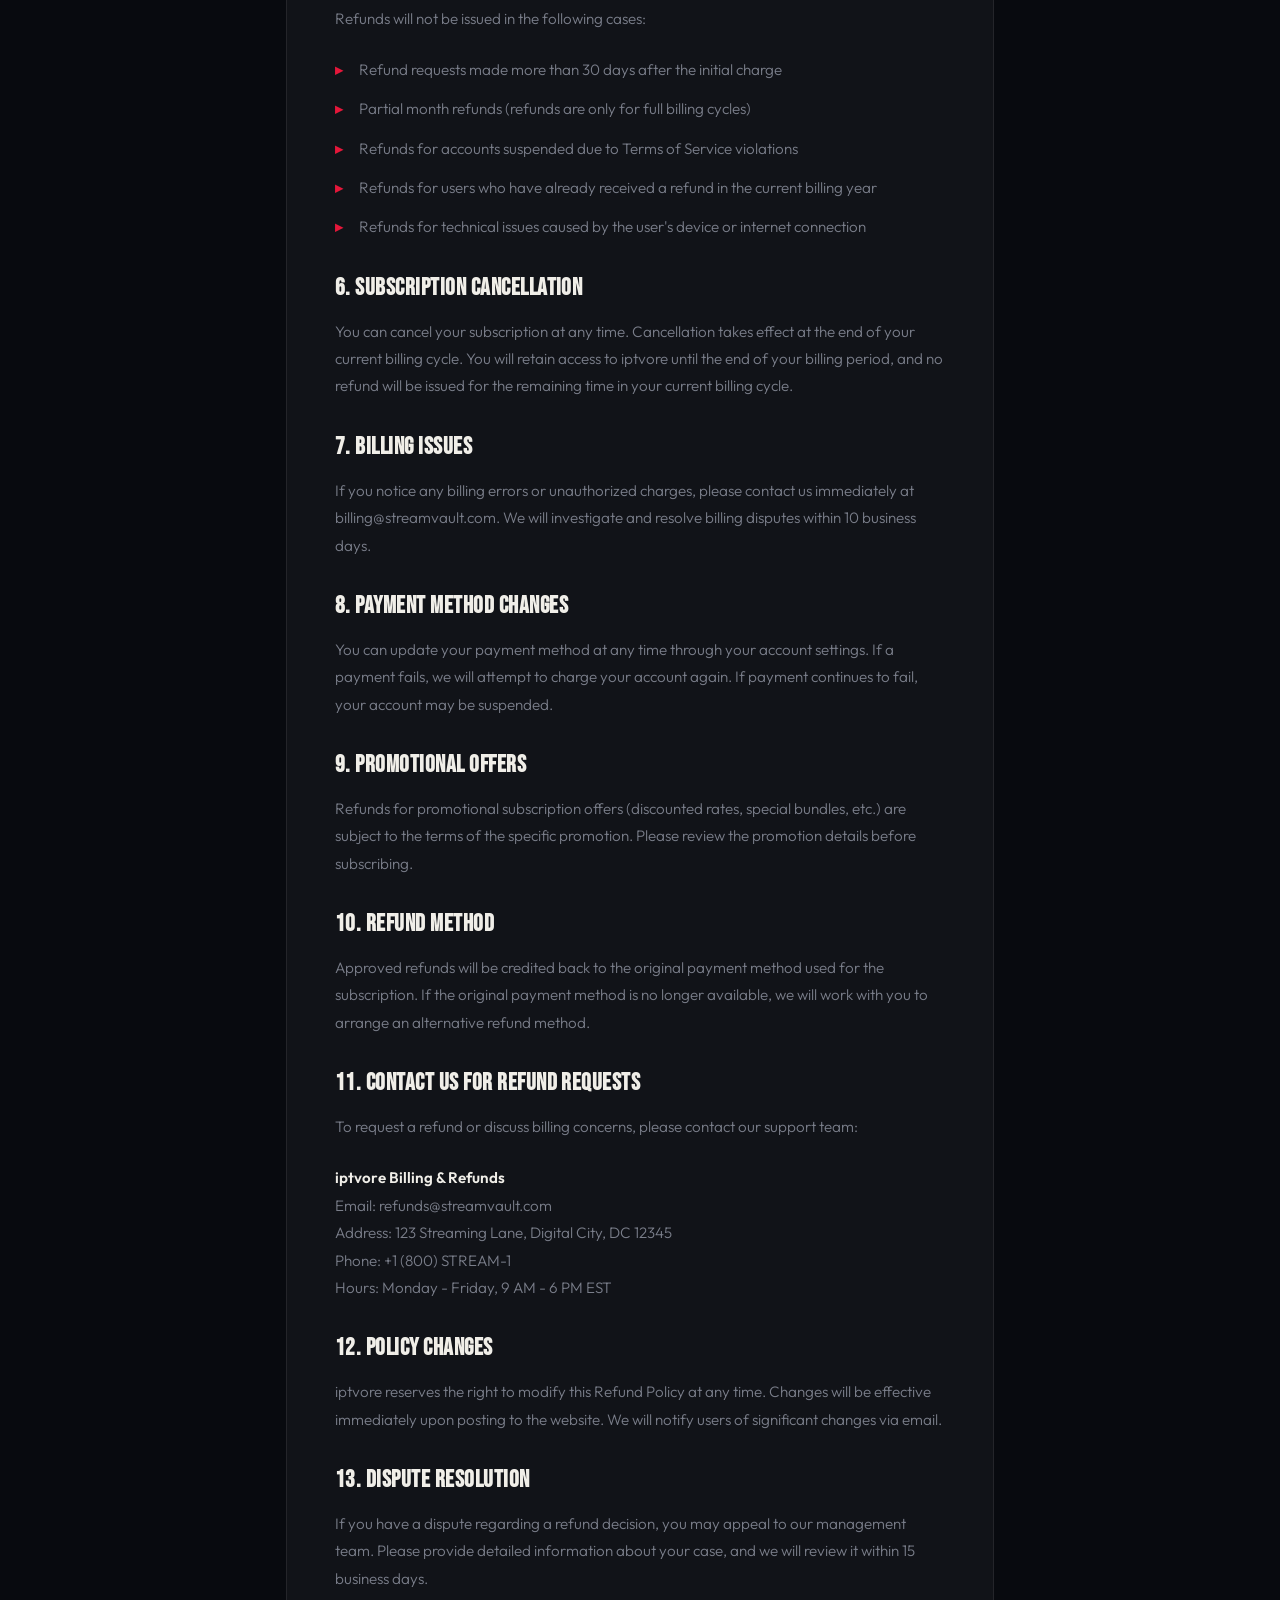
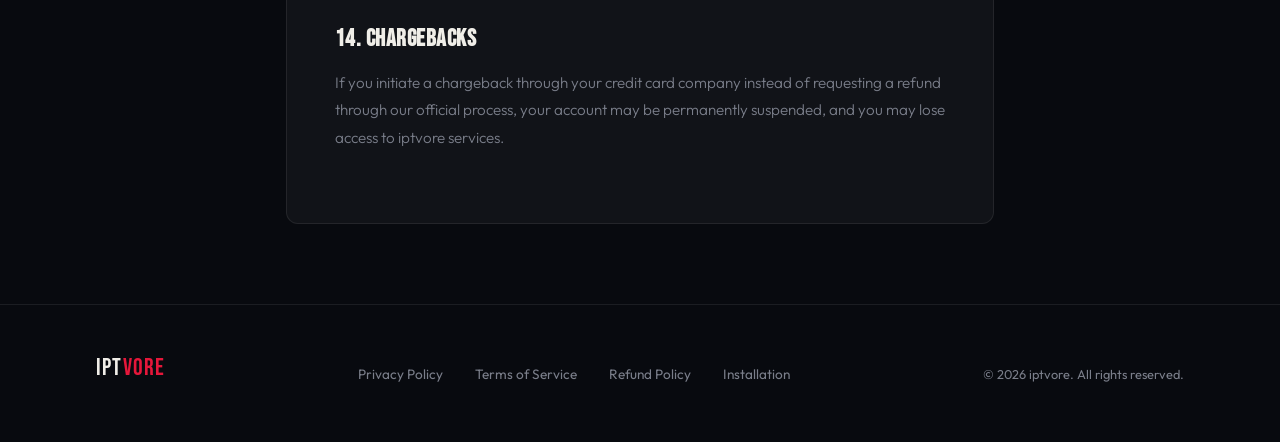
<file: refund-policy.html>
<!DOCTYPE html>
<html lang="en">
<head>
<meta charset="UTF-8">
<meta name="viewport" content="width=device-width, initial-scale=1.0">
<meta name="description" content="iptvore Refund Policy - 30-day money-back guarantee on our free IPTV streaming service. Watch free movies, TV shows, and live TV risk-free.">
<meta name="keywords" content="refund policy, free iptv, iptv free trial, money back guarantee, streaming service">
<title>Refund Policy — iptvore</title>
<link rel="preconnect" href="https://fonts.googleapis.com">
<link href="https://fonts.googleapis.com/css2?family=Bebas+Neue&family=Outfit:wght@300;400;500;600;700&display=swap" rel="stylesheet">
<link rel="stylesheet" href="style.css">
<link rel="stylesheet" href="policy.css">
</head>
<body>

<!-- NAV -->
<nav>
  <div class="logo">ipt<span>vore</span></div>
  <ul class="nav-links">
    <li><a href="index.html#channels">Channels</a></li>
    <li><a href="index.html#features">Features</a></li>
    <li><a href="index.html#pricing">Pricing</a></li>
    <li><a href="index.html#devices">Devices</a></li>
  </ul>
  <button class="nav-cta">Start Free Trial</button>
</nav>

<!-- POLICY HERO -->
<section class="policy-hero">
  <div class="policy-hero-content">
    <h1>Refund Policy</h1>
    <p>Last updated: January 2026</p>
  </div>
</section>

<!-- POLICY CONTENT -->
<section class="policy-section">
  <div class="policy-container">
    <div class="policy-content">
      <h2>1. Free Trial Period</h2>
      <p>iptvore offers a 7-day free trial for new users. During this trial period, you have full access to all features of your selected plan at no cost. Your credit card will not be charged during the trial period.</p>

      <h2>2. Trial Cancellation</h2>
      <p>You can cancel your free trial at any time before the trial period ends. If you cancel before the trial expires, you will not be charged. Cancellation can be done through your account settings or by contacting our support team.</p>

      <h2>3. Paid Subscription Refunds</h2>
      <p>After your free trial ends and you begin a paid subscription, the following refund policy applies:</p>
      <ul>
        <li><strong>30-Day Money-Back Guarantee:</strong> If you are not satisfied with iptvore within 30 days of your first paid subscription, you are eligible for a full refund of your subscription fee.</li>
        <li><strong>Refund Request Process:</strong> To request a refund, contact our support team at refunds@streamvault.com with your account information and reason for the refund request.</li>
        <li><strong>Processing Time:</strong> Refunds are typically processed within 5-7 business days after approval.</li>
      </ul>

      <h2>4. Refund Eligibility</h2>
      <p>You are eligible for a refund if:</p>
      <ul>
        <li>You request the refund within 30 days of your first paid subscription charge</li>
        <li>Your account is in good standing (no violations of Terms of Service)</li>
        <li>You have not already received a refund for the same billing period</li>
        <li>You are requesting a refund for a legitimate reason (technical issues, service dissatisfaction, etc.)</li>
      </ul>

      <h2>5. Non-Refundable Situations</h2>
      <p>Refunds will not be issued in the following cases:</p>
      <ul>
        <li>Refund requests made more than 30 days after the initial charge</li>
        <li>Partial month refunds (refunds are only for full billing cycles)</li>
        <li>Refunds for accounts suspended due to Terms of Service violations</li>
        <li>Refunds for users who have already received a refund in the current billing year</li>
        <li>Refunds for technical issues caused by the user's device or internet connection</li>
      </ul>

      <h2>6. Subscription Cancellation</h2>
      <p>You can cancel your subscription at any time. Cancellation takes effect at the end of your current billing cycle. You will retain access to iptvore until the end of your billing period, and no refund will be issued for the remaining time in your current billing cycle.</p>

      <h2>7. Billing Issues</h2>
      <p>If you notice any billing errors or unauthorized charges, please contact us immediately at billing@streamvault.com. We will investigate and resolve billing disputes within 10 business days.</p>

      <h2>8. Payment Method Changes</h2>
      <p>You can update your payment method at any time through your account settings. If a payment fails, we will attempt to charge your account again. If payment continues to fail, your account may be suspended.</p>

      <h2>9. Promotional Offers</h2>
      <p>Refunds for promotional subscription offers (discounted rates, special bundles, etc.) are subject to the terms of the specific promotion. Please review the promotion details before subscribing.</p>

      <h2>10. Refund Method</h2>
      <p>Approved refunds will be credited back to the original payment method used for the subscription. If the original payment method is no longer available, we will work with you to arrange an alternative refund method.</p>

      <h2>11. Contact Us for Refund Requests</h2>
      <p>To request a refund or discuss billing concerns, please contact our support team:</p>
      <p>
        <strong>iptvore Billing & Refunds</strong><br>
        Email: refunds@streamvault.com<br>
        Address: 123 Streaming Lane, Digital City, DC 12345<br>
        Phone: +1 (800) STREAM-1<br>
        Hours: Monday - Friday, 9 AM - 6 PM EST
      </p>

      <h2>12. Policy Changes</h2>
      <p>iptvore reserves the right to modify this Refund Policy at any time. Changes will be effective immediately upon posting to the website. We will notify users of significant changes via email.</p>

      <h2>13. Dispute Resolution</h2>
      <p>If you have a dispute regarding a refund decision, you may appeal to our management team. Please provide detailed information about your case, and we will review it within 15 business days.</p>

      <h2>14. Chargebacks</h2>
      <p>If you initiate a chargeback through your credit card company instead of requesting a refund through our official process, your account may be permanently suspended, and you may lose access to iptvore services.</p>
    </div>
  </div>
</section>

<!-- FOOTER -->
<footer>
  <div class="footer-logo">ipt<span>vore</span></div>
  <div class="footer-links">
    <a href="privacy-policy.html">Privacy Policy</a>
    <a href="terms-of-service.html">Terms of Service</a>
    <a href="refund-policy.html">Refund Policy</a>
    <a href="installation.html">Installation</a>
  </div>
  <div class="footer-copy">© 2026 iptvore. All rights reserved.</div>
</footer>

</body>
</html>
</file>
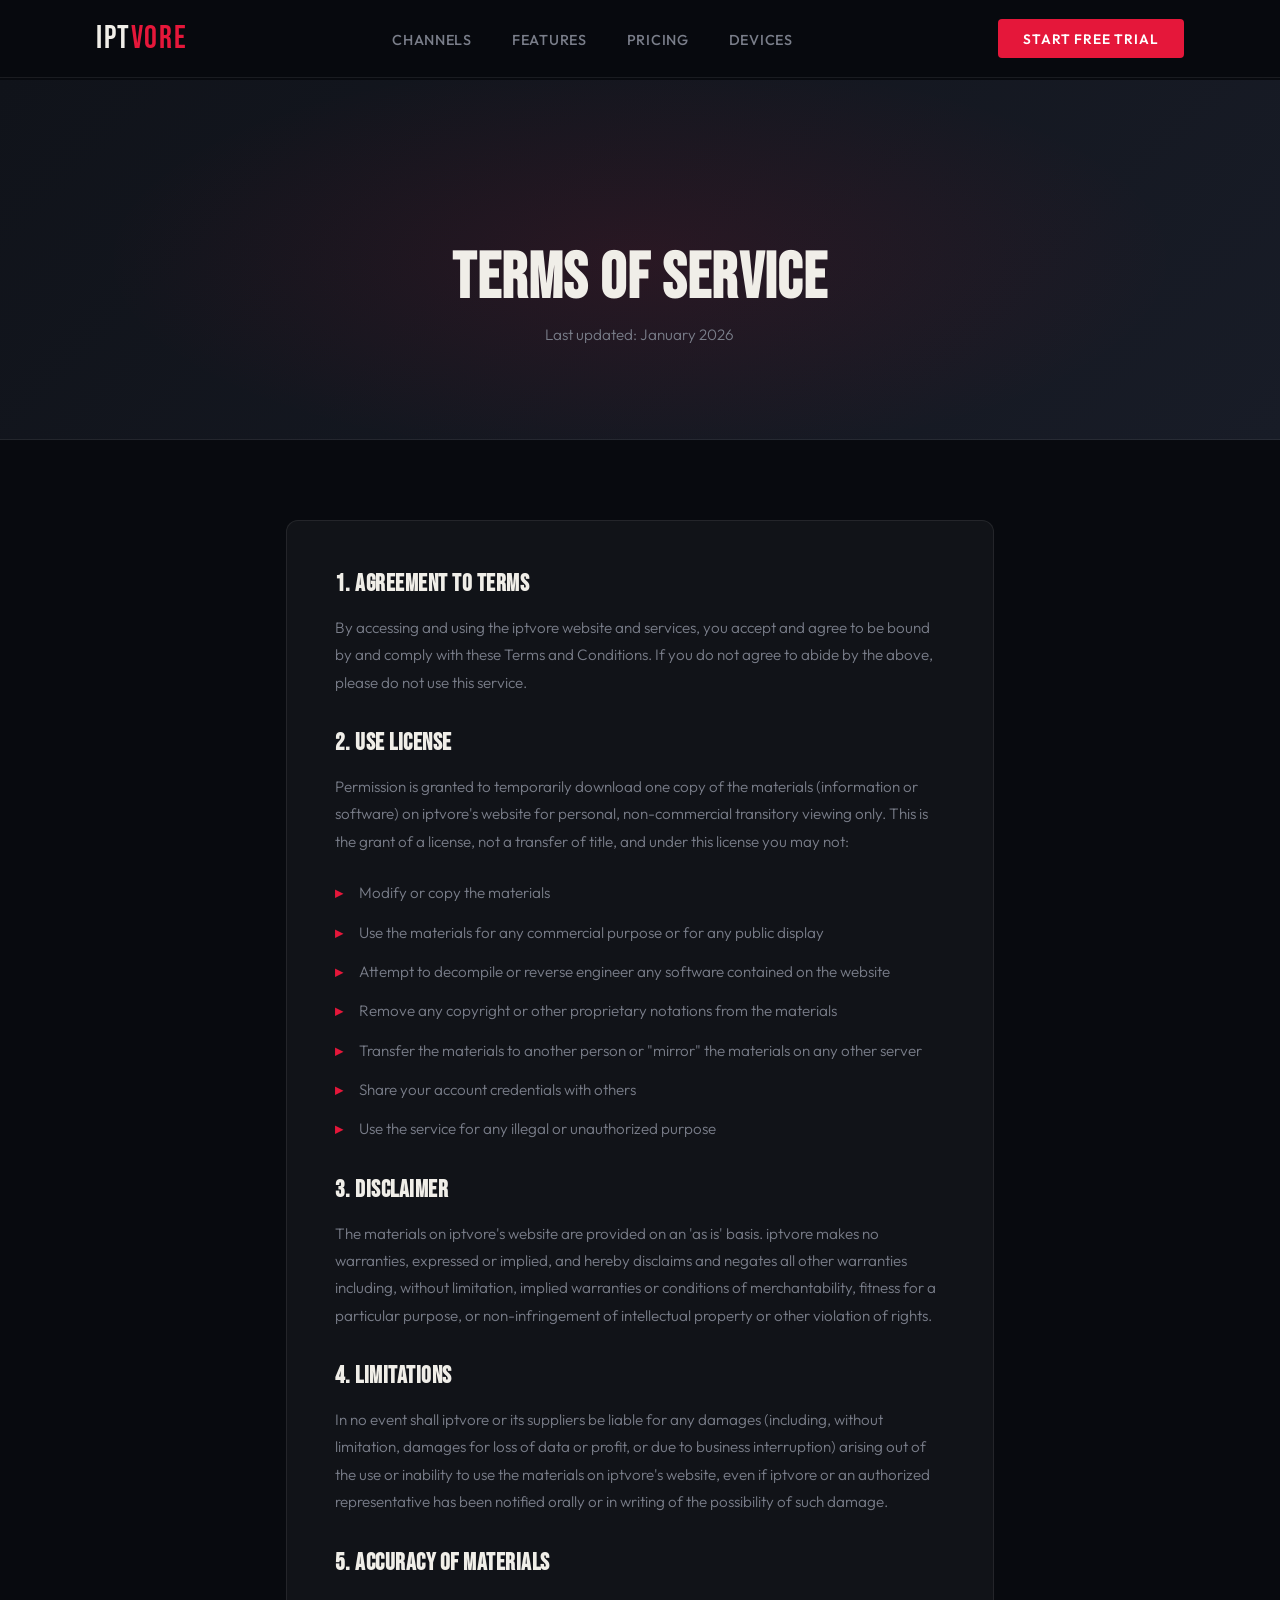
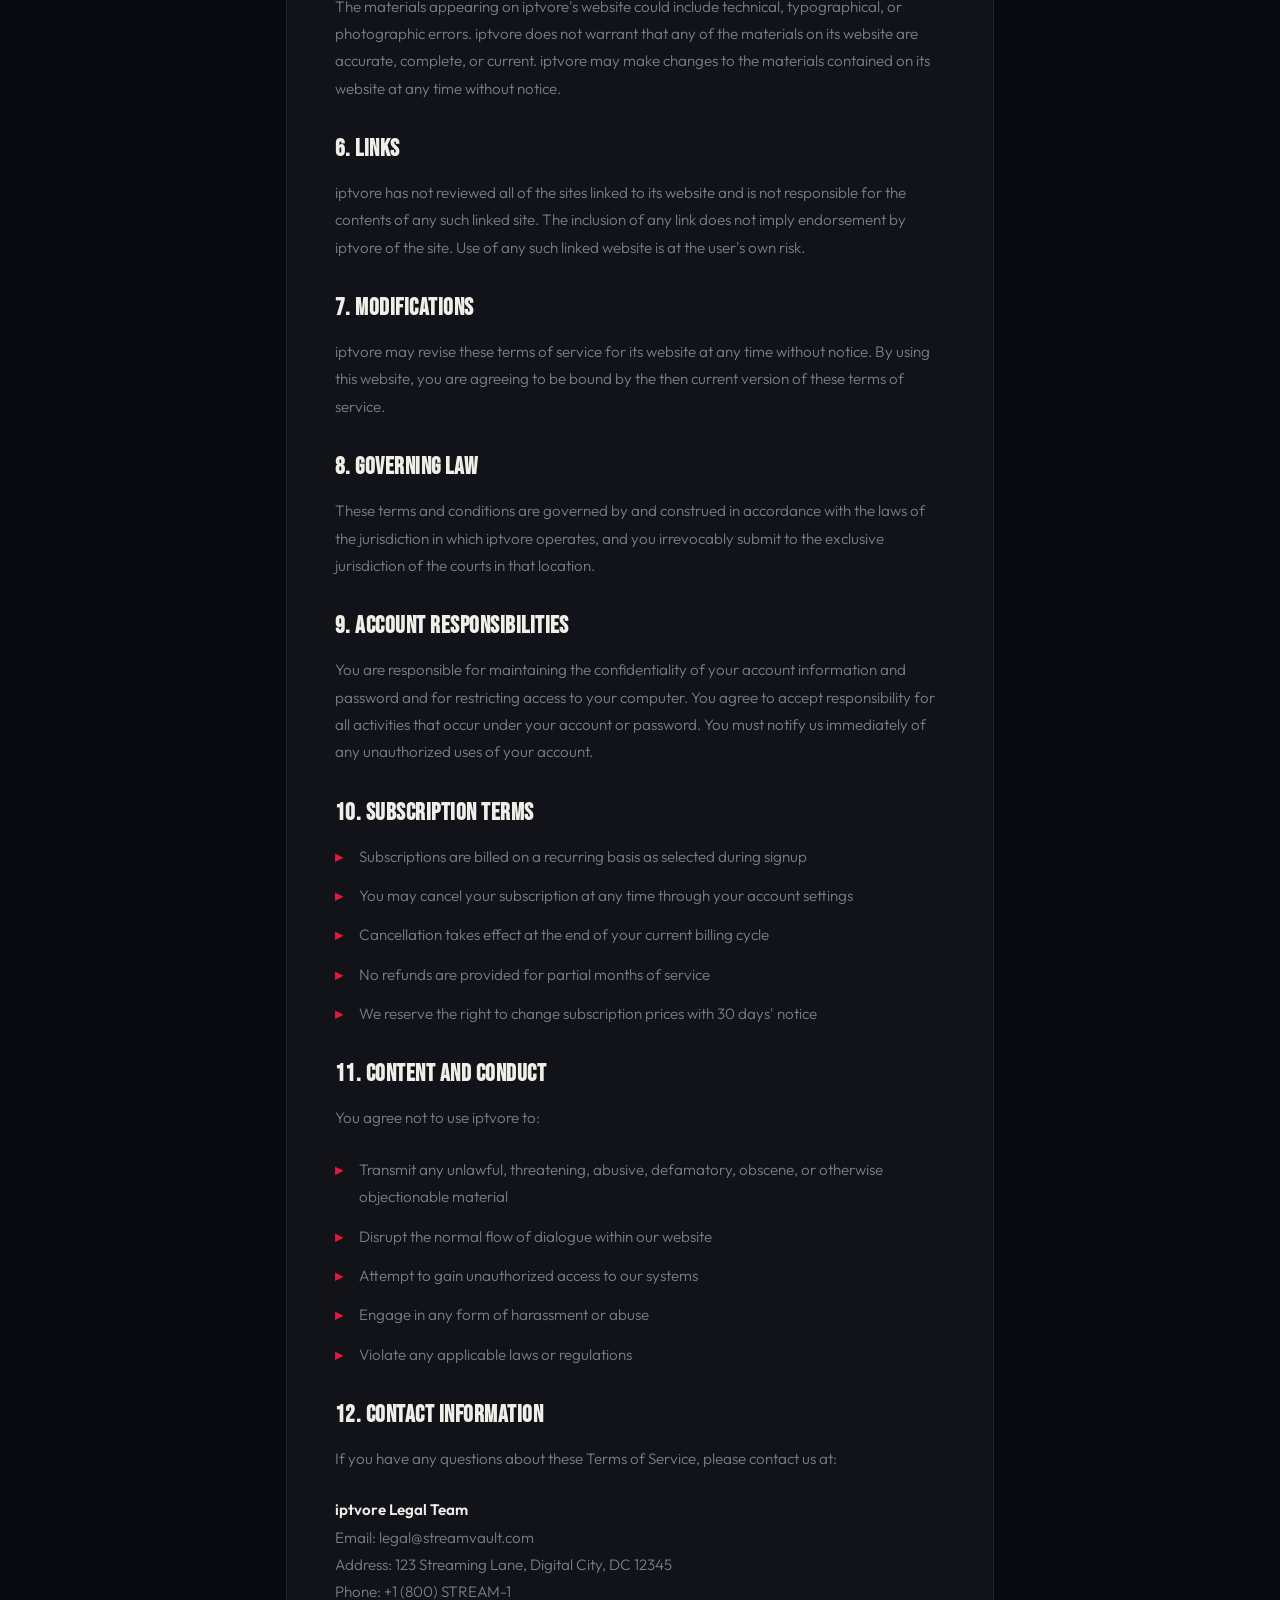
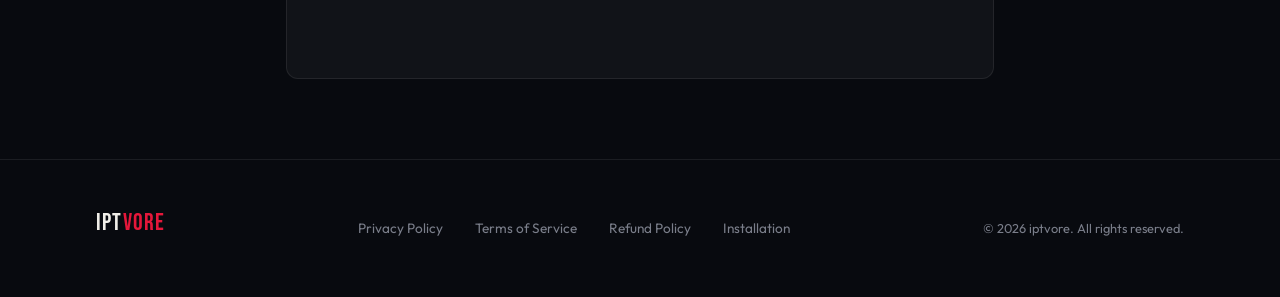
<file: terms-of-service.html>
<!DOCTYPE html>
<html lang="en">
<head>
<meta charset="UTF-8">
<meta name="viewport" content="width=device-width, initial-scale=1.0">
<meta name="description" content="iptvore Terms of Service - Read our terms for using our free IPTV streaming service with premium TV shows, movies, and live TV content.">
<meta name="keywords" content="terms of service, free iptv, iptv service, streaming service, subscription">
<title>Terms of Service — iptvore</title>
<link rel="preconnect" href="https://fonts.googleapis.com">
<link href="https://fonts.googleapis.com/css2?family=Bebas+Neue&family=Outfit:wght@300;400;500;600;700&display=swap" rel="stylesheet">
<link rel="stylesheet" href="style.css">
<link rel="stylesheet" href="policy.css">
</head>
<body>

<!-- NAV -->
<nav>
  <div class="logo">ipt<span>vore</span></div>
  <ul class="nav-links">
    <li><a href="index.html#channels">Channels</a></li>
    <li><a href="index.html#features">Features</a></li>
    <li><a href="index.html#pricing">Pricing</a></li>
    <li><a href="index.html#devices">Devices</a></li>
  </ul>
  <button class="nav-cta">Start Free Trial</button>
</nav>

<!-- POLICY HERO -->
<section class="policy-hero">
  <div class="policy-hero-content">
    <h1>Terms of Service</h1>
    <p>Last updated: January 2026</p>
  </div>
</section>

<!-- POLICY CONTENT -->
<section class="policy-section">
  <div class="policy-container">
    <div class="policy-content">
      <h2>1. Agreement to Terms</h2>
      <p>By accessing and using the iptvore website and services, you accept and agree to be bound by and comply with these Terms and Conditions. If you do not agree to abide by the above, please do not use this service.</p>

      <h2>2. Use License</h2>
      <p>Permission is granted to temporarily download one copy of the materials (information or software) on iptvore's website for personal, non-commercial transitory viewing only. This is the grant of a license, not a transfer of title, and under this license you may not:</p>
      <ul>
        <li>Modify or copy the materials</li>
        <li>Use the materials for any commercial purpose or for any public display</li>
        <li>Attempt to decompile or reverse engineer any software contained on the website</li>
        <li>Remove any copyright or other proprietary notations from the materials</li>
        <li>Transfer the materials to another person or "mirror" the materials on any other server</li>
        <li>Share your account credentials with others</li>
        <li>Use the service for any illegal or unauthorized purpose</li>
      </ul>

      <h2>3. Disclaimer</h2>
      <p>The materials on iptvore's website are provided on an 'as is' basis. iptvore makes no warranties, expressed or implied, and hereby disclaims and negates all other warranties including, without limitation, implied warranties or conditions of merchantability, fitness for a particular purpose, or non-infringement of intellectual property or other violation of rights.</p>

      <h2>4. Limitations</h2>
      <p>In no event shall iptvore or its suppliers be liable for any damages (including, without limitation, damages for loss of data or profit, or due to business interruption) arising out of the use or inability to use the materials on iptvore's website, even if iptvore or an authorized representative has been notified orally or in writing of the possibility of such damage.</p>

      <h2>5. Accuracy of Materials</h2>
      <p>The materials appearing on iptvore's website could include technical, typographical, or photographic errors. iptvore does not warrant that any of the materials on its website are accurate, complete, or current. iptvore may make changes to the materials contained on its website at any time without notice.</p>

      <h2>6. Links</h2>
      <p>iptvore has not reviewed all of the sites linked to its website and is not responsible for the contents of any such linked site. The inclusion of any link does not imply endorsement by iptvore of the site. Use of any such linked website is at the user's own risk.</p>

      <h2>7. Modifications</h2>
      <p>iptvore may revise these terms of service for its website at any time without notice. By using this website, you are agreeing to be bound by the then current version of these terms of service.</p>

      <h2>8. Governing Law</h2>
      <p>These terms and conditions are governed by and construed in accordance with the laws of the jurisdiction in which iptvore operates, and you irrevocably submit to the exclusive jurisdiction of the courts in that location.</p>

      <h2>9. Account Responsibilities</h2>
      <p>You are responsible for maintaining the confidentiality of your account information and password and for restricting access to your computer. You agree to accept responsibility for all activities that occur under your account or password. You must notify us immediately of any unauthorized uses of your account.</p>

      <h2>10. Subscription Terms</h2>
      <ul>
        <li>Subscriptions are billed on a recurring basis as selected during signup</li>
        <li>You may cancel your subscription at any time through your account settings</li>
        <li>Cancellation takes effect at the end of your current billing cycle</li>
        <li>No refunds are provided for partial months of service</li>
        <li>We reserve the right to change subscription prices with 30 days' notice</li>
      </ul>

      <h2>11. Content and Conduct</h2>
      <p>You agree not to use iptvore to:</p>
      <ul>
        <li>Transmit any unlawful, threatening, abusive, defamatory, obscene, or otherwise objectionable material</li>
        <li>Disrupt the normal flow of dialogue within our website</li>
        <li>Attempt to gain unauthorized access to our systems</li>
        <li>Engage in any form of harassment or abuse</li>
        <li>Violate any applicable laws or regulations</li>
      </ul>

      <h2>12. Contact Information</h2>
      <p>If you have any questions about these Terms of Service, please contact us at:</p>
      <p>
        <strong>iptvore Legal Team</strong><br>
        Email: legal@streamvault.com<br>
        Address: 123 Streaming Lane, Digital City, DC 12345<br>
        Phone: +1 (800) STREAM-1
      </p>
    </div>
  </div>
</section>

<!-- FOOTER -->
<footer>
  <div class="footer-logo">ipt<span>vore</span></div>
  <div class="footer-links">
    <a href="privacy-policy.html">Privacy Policy</a>
    <a href="terms-of-service.html">Terms of Service</a>
    <a href="refund-policy.html">Refund Policy</a>
    <a href="installation.html">Installation</a>
  </div>
  <div class="footer-copy">© 2026 iptvore. All rights reserved.</div>
</footer>

</body>
</html>
</file>
<file: style.css>
*, *::before, *::after { box-sizing: border-box; margin: 0; padding: 0; }

:root {
  --red: #E5173A;
  --red-dim: #9B0F27;
  --gold: #F5C518;
  --dark: #080A0F;
  --dark2: #10131A;
  --dark3: #181C27;
  --glass: rgba(255,255,255,0.04);
  --glass-border: rgba(255,255,255,0.08);
  --text: #F0EEE8;
  --muted: #7A7E8A;
}

html { scroll-behavior: smooth; }

body {
  font-family: 'Outfit', sans-serif;
  background: var(--dark);
  color: var(--text);
  overflow-x: hidden;
}

/* ─── NAV ─────────────────────────────── */
nav {
  position: fixed; top: 0; left: 0; right: 0; z-index: 100;
  display: flex; align-items: center; justify-content: space-between;
  padding: 1.2rem 6rem;
  background: rgba(8,10,15,0.85);
  backdrop-filter: blur(20px);
  border-bottom: 1px solid var(--glass-border);
}
.logo {
  font-family: 'Bebas Neue', sans-serif;
  font-size: 2rem;
  letter-spacing: 0.05em;
  color: var(--text);
}
.logo span { color: var(--red); }
.nav-links { display: flex; gap: 2.5rem; list-style: none; }
.nav-links a {
  text-decoration: none; color: var(--muted);
  font-size: 0.9rem; font-weight: 500; letter-spacing: 0.05em;
  text-transform: uppercase; transition: color 0.2s;
}
.nav-links a:hover { color: var(--text); }
.nav-cta {
  background: var(--red); color: #fff;
  border: none; padding: 0.65rem 1.6rem;
  border-radius: 4px; font-family: 'Outfit', sans-serif;
  font-size: 0.85rem; font-weight: 600; letter-spacing: 0.06em;
  text-transform: uppercase; cursor: pointer;
  transition: background 0.2s, transform 0.15s;
}
.nav-cta:hover { background: #c4112e; transform: translateY(-1px); }

/* ─── HERO ─────────────────────────────── */
.hero {
  min-height: 100vh;
  display: flex; flex-direction: column; justify-content: center;
  padding: 8rem 6rem 4rem;
  position: relative; overflow: hidden;
}
.hero-bg {
  position: absolute; inset: 0; z-index: 0;
  background:
    radial-gradient(ellipse 70% 60% at 65% 40%, rgba(229,23,58,0.18) 0%, transparent 70%),
    radial-gradient(ellipse 50% 50% at 20% 80%, rgba(245,197,24,0.06) 0%, transparent 60%),
    linear-gradient(180deg, var(--dark) 0%, var(--dark2) 100%);
}
.hero-grid {
  position: absolute; inset: 0; z-index: 0;
  background-image:
    linear-gradient(rgba(255,255,255,0.025) 1px, transparent 1px),
    linear-gradient(90deg, rgba(255,255,255,0.025) 1px, transparent 1px);
  background-size: 60px 60px;
  mask-image: radial-gradient(ellipse 80% 80% at 50% 50%, black 30%, transparent 100%);
}
.hero-content { position: relative; z-index: 1; max-width: 680px; }
.hero-badge {
  display: inline-flex; align-items: center; gap: 0.5rem;
  background: rgba(229,23,58,0.12); border: 1px solid rgba(229,23,58,0.3);
  padding: 0.35rem 1rem; border-radius: 2rem; margin-bottom: 2rem;
  font-size: 0.78rem; font-weight: 600; letter-spacing: 0.1em;
  text-transform: uppercase; color: #F77;
}
.hero-badge .dot {
  width: 6px; height: 6px; border-radius: 50%;
  background: var(--red); animation: pulse 1.5s infinite;
}
@keyframes pulse {
  0%, 100% { opacity: 1; transform: scale(1); }
  50% { opacity: 0.5; transform: scale(1.4); }
}
.hero h1 {
  font-family: 'Bebas Neue', sans-serif;
  font-size: clamp(4rem, 8vw, 7rem);
  line-height: 0.95;
  letter-spacing: 0.02em;
  margin-bottom: 1.5rem;
}
.hero h1 .accent { color: var(--red); }
.hero h1 .thin { color: var(--muted); }
.hero p {
  font-size: 1.15rem; color: var(--muted);
  line-height: 1.7; max-width: 520px; margin-bottom: 2.5rem;
  font-weight: 300;
}
.hero-actions { display: flex; gap: 1rem; align-items: center; flex-wrap: wrap; }
.btn-primary {
  background: var(--red); color: #fff; border: none;
  padding: 1rem 2.4rem; border-radius: 4px;
  font-family: 'Outfit', sans-serif; font-size: 1rem;
  font-weight: 700; letter-spacing: 0.04em; cursor: pointer;
  transition: background 0.2s, transform 0.15s, box-shadow 0.2s;
  text-decoration: none; display: inline-block;
}
.btn-primary:hover { background: #c4112e; transform: translateY(-2px); box-shadow: 0 8px 30px rgba(229,23,58,0.35); }
.btn-ghost {
  background: transparent; color: var(--text);
  border: 1px solid var(--glass-border); padding: 1rem 2rem;
  border-radius: 4px; font-family: 'Outfit', sans-serif;
  font-size: 1rem; font-weight: 500; cursor: pointer;
  transition: background 0.2s, border-color 0.2s;
  text-decoration: none; display: inline-flex; align-items: center; gap: 0.5rem;
}
.btn-ghost:hover { background: var(--glass); border-color: rgba(255,255,255,0.2); }
.hero-stats {
  display: flex; gap: 3rem; margin-top: 4rem;
  padding-top: 2rem; border-top: 1px solid var(--glass-border);
}
.stat-item { }
.stat-num {
  font-family: 'Bebas Neue', sans-serif;
  font-size: 2.8rem; letter-spacing: 0.02em;
  line-height: 1; color: var(--text);
}
.stat-num span { color: var(--red); }
.stat-label { font-size: 0.78rem; color: var(--muted); text-transform: uppercase; letter-spacing: 0.1em; margin-top: 4px; }

/* ─── MOCKUP SCREENS ─────────────────── */
.hero-screens {
  position: absolute; right: -2rem; top: 50%; transform: translateY(-50%);
  z-index: 1; display: flex; gap: 1.5rem; align-items: center;
}
.screen {
  border-radius: 12px; overflow: hidden;
  border: 1px solid var(--glass-border);
  background: var(--dark3);
  box-shadow: 0 40px 80px rgba(0,0,0,0.6);
}
.screen-main {
  width: 400px; height: 260px;
  transform: perspective(800px) rotateY(-8deg) rotateX(3deg);
  transition: transform 0.5s ease;
}
.screen-main:hover { transform: perspective(800px) rotateY(-2deg) rotateX(0deg); }
.screen-sm {
  width: 180px; height: 280px;
  transform: perspective(800px) rotateY(-8deg) rotateX(3deg) translateY(20px);
  transition: transform 0.5s ease;
}
.screen-sm:hover { transform: perspective(800px) rotateY(-2deg) rotateX(0deg) translateY(20px); }
.screen-inner { width: 100%; height: 100%; position: relative; }
/* fake TV content */
.screen-bar { height: 36px; background: rgba(0,0,0,0.5); display: flex; align-items: center; padding: 0 12px; gap: 8px; }
.screen-dot { width: 8px; height: 8px; border-radius: 50%; }
.d1 { background: #E5173A; }
.d2 { background: #F5C518; }
.d3 { background: #3ECB6F; }
.screen-thumb {
  width: 100%; height: calc(100% - 36px);
  background: linear-gradient(135deg, #1a1e2e 0%, #0d1120 100%);
  display: flex; align-items: center; justify-content: center;
  position: relative; overflow: hidden;
}
.screen-thumb .play-btn {
  width: 52px; height: 52px; border-radius: 50%;
  background: rgba(229,23,58,0.9); display: flex;
  align-items: center; justify-content: center;
  z-index: 2; position: relative;
}
.play-arrow {
  width: 0; height: 0;
  border-top: 10px solid transparent;
  border-bottom: 10px solid transparent;
  border-left: 18px solid #fff;
  margin-left: 4px;
}
.screen-thumb::before {
  content: '';
  position: absolute; inset: 0;
  background: linear-gradient(135deg, rgba(229,23,58,0.15) 0%, transparent 60%);
}
.fake-content {
  position: absolute; bottom: 12px; left: 12px; right: 12px;
}
.fake-title { font-size: 11px; font-weight: 700; margin-bottom: 4px; color: #fff; }
.fake-sub { font-size: 9px; color: rgba(255,255,255,0.5); }
.fake-bar {
  height: 3px; background: rgba(255,255,255,0.15); border-radius: 2px;
  margin-top: 6px;
}
.fake-bar-fill { height: 100%; width: 40%; background: var(--red); border-radius: 2px; }

/* ─── CAROUSEL ────────────────────────── */
.carousel-section {
  padding: 5rem 0 4rem;
  position: relative; overflow: hidden;
  background: var(--dark2);
  border-top: 1px solid var(--glass-border);
  border-bottom: 1px solid var(--glass-border);
}
.section-label {
  text-align: center; margin-bottom: 1rem;
  font-size: 0.75rem; font-weight: 700;
  letter-spacing: 0.15em; text-transform: uppercase; color: var(--red);
}
.section-title {
  font-family: 'Bebas Neue', sans-serif;
  font-size: clamp(2.5rem, 5vw, 4rem);
  text-align: center; letter-spacing: 0.02em;
  margin-bottom: 0.5rem;
}
.section-sub {
  text-align: center; color: var(--muted); font-size: 1rem;
  max-width: 480px; margin: 0 auto 3rem; line-height: 1.6; font-weight: 300;
}

.carousel-track-wrap { overflow: hidden; position: relative; }
.carousel-track {
  display: flex; gap: 1.5rem;
  padding: 1rem 3rem;
  transition: transform 0.5s cubic-bezier(0.25, 0.46, 0.45, 0.94);
  will-change: transform;
}
.carousel-card {
  flex: 0 0 280px; border-radius: 12px;
  overflow: hidden; position: relative;
  cursor: pointer; transition: transform 0.3s, box-shadow 0.3s;
  border: 1px solid var(--glass-border);
  background: var(--dark3);
}
.carousel-card:hover { transform: translateY(-8px) scale(1.02); box-shadow: 0 30px 60px rgba(0,0,0,0.5), 0 0 0 1px rgba(229,23,58,0.3); }
.card-thumb {
  width: 100%; height: 170px;
  display: flex; align-items: center; justify-content: center;
  position: relative; overflow: hidden;
}
.card-thumb::after {
  content: '';
  position: absolute; inset: 0;
  background: linear-gradient(to bottom, transparent 40%, var(--dark3) 100%);
}
.card-play {
  position: absolute; z-index: 2;
  width: 44px; height: 44px; border-radius: 50%;
  background: rgba(229,23,58,0.9);
  display: flex; align-items: center; justify-content: center;
  opacity: 0; transition: opacity 0.25s;
}
.card-play .arr { width: 0; height: 0; border-top: 8px solid transparent; border-bottom: 8px solid transparent; border-left: 15px solid #fff; margin-left: 3px; }
.carousel-card:hover .card-play { opacity: 1; }
.card-badge {
  position: absolute; top: 10px; left: 10px; z-index: 3;
  background: var(--red); color: #fff;
  font-size: 0.65rem; font-weight: 800; letter-spacing: 0.1em;
  padding: 3px 8px; border-radius: 3px; text-transform: uppercase;
}
.card-rating {
  position: absolute; top: 10px; right: 10px; z-index: 3;
  background: rgba(0,0,0,0.7); backdrop-filter: blur(8px);
  color: var(--gold); font-size: 0.78rem; font-weight: 700;
  padding: 3px 8px; border-radius: 3px;
}
.card-info { padding: 1rem; }
.card-genre { font-size: 0.7rem; color: var(--muted); text-transform: uppercase; letter-spacing: 0.1em; margin-bottom: 4px; }
.card-name { font-weight: 600; font-size: 1rem; margin-bottom: 4px; }
.card-meta { font-size: 0.8rem; color: var(--muted); display: flex; gap: 0.8rem; }

.carousel-controls {
  display: flex; justify-content: center; gap: 0.75rem;
  margin-top: 2rem;
}
.ctrl-btn {
  width: 44px; height: 44px; border-radius: 50%;
  background: var(--glass); border: 1px solid var(--glass-border);
  color: var(--text); cursor: pointer; font-size: 1.2rem;
  display: flex; align-items: center; justify-content: center;
  transition: background 0.2s, border-color 0.2s;
}
.ctrl-btn:hover { background: var(--red); border-color: var(--red); }
.carousel-dots {
  display: flex; justify-content: center; gap: 0.4rem; margin-top: 1rem;
}
.cdot {
  width: 8px; height: 8px; border-radius: 50%;
  background: var(--glass-border); cursor: pointer; transition: background 0.2s, transform 0.2s;
}
.cdot.active { background: var(--red); transform: scale(1.3); }

/* ─── FEATURES ────────────────────────── */
.features { padding: 7rem 6rem; background: var(--dark); }
.features-grid {
  display: grid;
  grid-template-columns: repeat(3, 1fr);
  gap: 1.5rem; margin-top: 4rem;
}
.feat-card {
  padding: 2rem; border-radius: 12px;
  border: 1px solid var(--glass-border);
  background: var(--glass);
  transition: border-color 0.3s, transform 0.3s;
  position: relative; overflow: hidden;
}
.feat-card::before {
  content: '';
  position: absolute; top: 0; left: 0; right: 0; height: 3px;
  background: linear-gradient(90deg, var(--red), transparent);
  opacity: 0; transition: opacity 0.3s;
}
.feat-card:hover { border-color: rgba(229,23,58,0.3); transform: translateY(-4px); }
.feat-card:hover::before { opacity: 1; }
.feat-icon {
  width: 52px; height: 52px; border-radius: 10px;
  background: rgba(229,23,58,0.12); border: 1px solid rgba(229,23,58,0.2);
  display: flex; align-items: center; justify-content: center;
  font-size: 1.5rem; margin-bottom: 1.2rem;
}
.feat-title { font-size: 1.1rem; font-weight: 700; margin-bottom: 0.6rem; }
.feat-desc { font-size: 0.9rem; color: var(--muted); line-height: 1.65; font-weight: 300; }

/* ─── CHANNELS TICKER ─────────────────── */
.ticker-section {
  padding: 3rem 0;
  background: var(--dark2);
  border-top: 1px solid var(--glass-border);
  border-bottom: 1px solid var(--glass-border);
  overflow: hidden;
}
.ticker-wrap { display: flex; gap: 3rem; animation: ticker 30s linear infinite; }
.ticker-wrap:hover { animation-play-state: paused; }
@keyframes ticker {
  0% { transform: translateX(0); }
  100% { transform: translateX(-50%); }
}
.ticker-item {
  display: flex; align-items: center; gap: 0.75rem;
  white-space: nowrap; color: var(--muted);
  font-size: 0.85rem; font-weight: 500;
  text-transform: uppercase; letter-spacing: 0.05em;
}
.ticker-dot { width: 6px; height: 6px; border-radius: 50%; background: var(--red); }

/* ─── PRICING ─────────────────────────── */
.pricing { padding: 7rem 6rem; background: var(--dark); }
.pricing-grid {
  display: grid; grid-template-columns: repeat(3, 1fr);
  gap: 1.5rem; margin-top: 4rem; max-width: 900px; margin-left: auto; margin-right: auto;
}
.plan-card {
  border-radius: 16px; padding: 2.5rem 2rem;
  border: 1px solid var(--glass-border);
  background: var(--glass);
  position: relative; transition: transform 0.3s;
}
.plan-card:hover { transform: translateY(-6px); }
.plan-card.featured {
  border-color: var(--red);
  background: linear-gradient(145deg, rgba(229,23,58,0.08) 0%, var(--glass) 100%);
}
.plan-tag {
  position: absolute; top: -14px; left: 50%; transform: translateX(-50%);
  background: var(--red); color: #fff;
  font-size: 0.72rem; font-weight: 800; letter-spacing: 0.1em;
  padding: 4px 16px; border-radius: 2rem; text-transform: uppercase;
  white-space: nowrap;
}
.plan-name { font-size: 0.8rem; color: var(--muted); text-transform: uppercase; letter-spacing: 0.1em; margin-bottom: 0.5rem; }
.plan-price {
  font-family: 'Bebas Neue', sans-serif;
  font-size: 4rem; line-height: 1;
  letter-spacing: 0.02em; margin-bottom: 0.3rem;
}
.plan-price sup { font-size: 1.5rem; vertical-align: top; margin-top: 0.8rem; color: var(--muted); font-family: 'Outfit', sans-serif; font-weight: 300; }
.plan-period { font-size: 0.85rem; color: var(--muted); margin-bottom: 1.8rem; font-weight: 300; }
.plan-features { list-style: none; margin-bottom: 2rem; }
.plan-features li {
  font-size: 0.9rem; color: var(--muted); padding: 0.5rem 0;
  border-bottom: 1px solid var(--glass-border);
  display: flex; align-items: center; gap: 0.6rem;
}
.plan-features li .check { color: var(--red); font-size: 0.85rem; }
.plan-btn {
  width: 100%; padding: 0.9rem; border-radius: 6px;
  font-family: 'Outfit', sans-serif; font-size: 0.9rem;
  font-weight: 700; letter-spacing: 0.05em; cursor: pointer;
  text-transform: uppercase; transition: all 0.2s;
}
.plan-btn.outline {
  background: transparent; border: 1px solid var(--glass-border);
  color: var(--text);
}
.plan-btn.outline:hover { border-color: var(--red); color: var(--red); }
.plan-btn.solid { background: var(--red); border: none; color: #fff; }
.plan-btn.solid:hover { background: #c4112e; box-shadow: 0 6px 20px rgba(229,23,58,0.4); }

/* ─── DEVICES ─────────────────────────── */
.devices { padding: 7rem 6rem; background: var(--dark2); }
.devices-row {
  display: flex; gap: 1.5rem; justify-content: center;
  flex-wrap: wrap; margin-top: 4rem;
}
.device-item {
  text-align: center; padding: 2rem 1.5rem;
  border-radius: 12px; border: 1px solid var(--glass-border);
  background: var(--glass); min-width: 140px;
  transition: border-color 0.3s, transform 0.3s;
  cursor: pointer;
}
.device-item:hover { border-color: rgba(229,23,58,0.4); transform: translateY(-4px); }
.device-icon { font-size: 2.5rem; margin-bottom: 0.75rem; display: block; }
.device-name { font-size: 0.85rem; font-weight: 600; }
.device-sub { font-size: 0.75rem; color: var(--muted); margin-top: 2px; }

/* ─── CTA BANNER ──────────────────────── */
.cta-banner {
  padding: 6rem; background: var(--dark);
  position: relative; overflow: hidden;
  border-top: 1px solid var(--glass-border);
}
.cta-banner::before {
  content: '';
  position: absolute; inset: 0;
  background: radial-gradient(ellipse 60% 80% at 50% 50%, rgba(229,23,58,0.12) 0%, transparent 70%);
}
.cta-inner { position: relative; text-align: center; max-width: 700px; margin: 0 auto; }
.cta-inner h2 {
  font-family: 'Bebas Neue', sans-serif;
  font-size: clamp(3rem, 5vw, 5rem);
  letter-spacing: 0.02em; margin-bottom: 1rem;
}
.cta-inner p { font-size: 1.1rem; color: var(--muted); margin-bottom: 2.5rem; font-weight: 300; line-height: 1.6; }
.cta-actions { display: flex; gap: 1rem; justify-content: center; flex-wrap: wrap; }

/* ─── FOOTER ──────────────────────────── */
footer {
  background: var(--dark);
  border-top: 1px solid var(--glass-border);
  padding: 3rem 6rem;
  display: flex; align-items: center; justify-content: space-between;
  flex-wrap: wrap; gap: 1rem;
}
.footer-logo { font-family: 'Bebas Neue', sans-serif; font-size: 1.5rem; letter-spacing: 0.05em; }
.footer-logo span { color: var(--red); }
.footer-links { display: flex; gap: 2rem; }
.footer-links a { text-decoration: none; color: var(--muted); font-size: 0.85rem; transition: color 0.2s; }
.footer-links a:hover { color: var(--text); }
.footer-copy { font-size: 0.8rem; color: var(--muted); }

/* ─── TESTIMONIALS ────────────────────────────────── */
.testimonials { padding: 7rem 6rem; background: var(--dark2); border-top: 1px solid var(--glass-border); border-bottom: 1px solid var(--glass-border); }
.testimonials-grid {
  display: grid;
  grid-template-columns: repeat(3, 1fr);
  gap: 1.5rem; margin-top: 4rem;
}
.testimonial-card {
  padding: 2rem; border-radius: 12px;
  border: 1px solid var(--glass-border);
  background: var(--glass);
  transition: all 0.3s;
  display: flex; flex-direction: column;
}
.testimonial-card:hover { border-color: rgba(229,23,58,0.3); transform: translateY(-4px); }
.testimonial-stars { font-size: 1rem; margin-bottom: 1rem; }
.testimonial-text { font-size: 0.95rem; color: var(--muted); line-height: 1.7; margin-bottom: 1.5rem; font-weight: 300; flex-grow: 1; }
.testimonial-author { display: flex; align-items: center; gap: 1rem; }
.author-avatar {
  width: 44px; height: 44px; border-radius: 50%;
  background: var(--red); color: #fff;
  display: flex; align-items: center; justify-content: center;
  font-weight: 700; font-size: 0.85rem;
}
.author-info { }
.author-name { font-size: 0.9rem; font-weight: 600; color: var(--text); }
.author-role { font-size: 0.75rem; color: var(--muted); text-transform: uppercase; letter-spacing: 0.05em; }

/* ─── SCROLL ANIMATIONS ───────────────── */
.fade-in {
  opacity: 0; transform: translateY(30px);
  transition: opacity 0.7s ease, transform 0.7s ease;
}
.fade-in.visible { opacity: 1; transform: translateY(0); }

/* ─── RESPONSIVE ──────────────────────── */
@media (max-width: 1100px) {
  nav { padding: 1.2rem 3rem; }
  .hero { padding: 8rem 3rem 4rem; }
  .hero-screens { display: none; }
  .features { padding: 5rem 3rem; }
  .features-grid { grid-template-columns: repeat(2, 1fr); }
  .pricing { padding: 5rem 3rem; }
  .pricing-grid { grid-template-columns: 1fr; max-width: 420px; }
  .devices { padding: 5rem 3rem; }
  .testimonials { padding: 5rem 3rem; }
  .testimonials-grid { grid-template-columns: repeat(2, 1fr); }
  .cta-banner { padding: 4rem 3rem; }
  footer { padding: 2rem 3rem; flex-direction: column; text-align: center; }
  .footer-links { flex-wrap: wrap; justify-content: center; }
}
@media (max-width: 700px) {
  nav { padding: 1rem 1.5rem; }
  .nav-links { display: none; }
  .hero { padding: 7rem 1.5rem 3rem; }
  .hero-stats { gap: 1.5rem; flex-wrap: wrap; }
  .features { padding: 4rem 1.5rem; }
  .features-grid { grid-template-columns: 1fr; }
  .pricing { padding: 4rem 1.5rem; }
  .devices { padding: 4rem 1.5rem; }
  .testimonials { padding: 4rem 1.5rem; }
  .testimonials-grid { grid-template-columns: 1fr; }
  .newsletter-section { padding: 2rem 1.5rem; }
  .newsletter-form { flex-direction: column; }
  .newsletter-form input { min-width: 100%; }
  .cta-banner { padding: 4rem 1.5rem; }
  footer { padding: 2rem 1.5rem; }
  .footer-content { grid-template-columns: 1fr; }
  .footer-bottom { flex-direction: column; text-align: center; }
  .trust-badges { justify-content: center; flex-wrap: wrap; }
  .back-to-top { bottom: 1rem; right: 1rem; width: 40px; height: 40px; }
}

/* ─── FAQ SECTION ──────────────────────────────── */
.faq-section {
  padding: 7rem 6rem;
  background: var(--dark);
  border-top: 1px solid var(--glass-border);
}

.faq-container {
  max-width: 900px;
  margin: 0 auto;
}

.faq-section .section-title {
  margin-bottom: 3rem;
}

.faq-simple {
  display: flex;
  flex-direction: column;
  gap: 2rem;
  margin-bottom: 2rem;
}

.faq-item-simple {
  padding: 1.5rem;
  border-radius: 8px;
  border: 1px solid var(--glass-border);
  background: var(--glass);
  transition: all 0.3s;
}

.faq-item-simple:hover {
  border-color: rgba(229, 23, 58, 0.3);
  background: rgba(229, 23, 58, 0.05);
}

.faq-item-simple h3 {
  font-size: 1rem;
  font-weight: 700;
  color: var(--text);
  margin-bottom: 0.75rem;
}

.faq-item-simple p {
  font-size: 0.9rem;
  color: var(--muted);
  line-height: 1.6;
  font-weight: 300;
}

.faq-view-all {
  text-align: center;
}

.faq-view-all .btn-primary {
  background: var(--red);
  color: #fff;
  padding: 0.75rem 2rem;
  font-size: 0.9rem;
}

.faq-view-all .btn-primary:hover {
  background: #c4112e;
}

/* ─── NEWSLETTER ──────────────────────────────── */
.newsletter-section {
  padding: 4rem 6rem;
  background: linear-gradient(135deg, var(--red) 0%, var(--red-dim) 100%);
  text-align: center;
}

.newsletter-container {
  max-width: 600px;
  margin: 0 auto;
}

.newsletter-section h2 {
  font-family: 'Bebas Neue', sans-serif;
  font-size: 2.5rem;
  letter-spacing: 0.02em;
  margin-bottom: 0.5rem;
  color: #fff;
}

.newsletter-section p {
  font-size: 1rem;
  color: rgba(255,255,255,0.9);
  margin-bottom: 2rem;
  font-weight: 300;
}

.newsletter-form {
  display: flex;
  gap: 0.5rem;
  flex-wrap: wrap;
  justify-content: center;
}

.newsletter-form input {
  flex: 1;
  min-width: 250px;
  padding: 0.75rem 1.2rem;
  border: none;
  border-radius: 4px;
  font-family: 'Outfit', sans-serif;
  font-size: 0.95rem;
  background: #fff;
  color: var(--dark);
}

.newsletter-form input::placeholder {
  color: var(--muted);
}

.newsletter-form input:focus {
  outline: none;
}

.newsletter-form .btn-primary {
  background: var(--dark);
  color: #fff;
  padding: 0.75rem 2rem;
}

.newsletter-form .btn-primary:hover {
  background: var(--dark2);
}

/* ─── FOOTER ──────────────────────────────────── */
footer {
  background: var(--dark);
  border-top: 1px solid var(--glass-border);
  padding: 3rem 6rem;
}

.footer-content {
  display: grid;
  grid-template-columns: repeat(4, 1fr);
  gap: 2rem;
  max-width: 1200px;
  margin: 0 auto 2rem;
}

.footer-section h4 {
  font-size: 0.9rem;
  font-weight: 700;
  color: var(--text);
  text-transform: uppercase;
  letter-spacing: 0.1em;
  margin-bottom: 1rem;
}

.footer-section ul {
  list-style: none;
}

.footer-section ul li {
  margin-bottom: 0.75rem;
}

.footer-section a {
  color: var(--muted);
  text-decoration: none;
  font-size: 0.85rem;
  transition: color 0.2s;
}

.footer-section a:hover {
  color: var(--text);
}

.footer-section li {
  color: var(--muted);
  font-size: 0.85rem;
  margin-bottom: 0.5rem;
}

.footer-logo {
  font-family: 'Bebas Neue', sans-serif;
  font-size: 1.5rem;
  letter-spacing: 0.05em;
  margin-bottom: 0.75rem;
  color: var(--text);
}

.footer-logo span {
  color: var(--red);
}

.footer-desc {
  font-size: 0.85rem;
  color: var(--muted);
  line-height: 1.6;
  margin-bottom: 1rem;
  font-weight: 300;
}

.social-links-footer {
  display: flex;
  gap: 0.75rem;
}

.social-links-footer a {
  width: 36px;
  height: 36px;
  border-radius: 50%;
  background: var(--red);
  color: #fff;
  display: flex;
  align-items: center;
  justify-content: center;
  font-weight: 700;
  transition: all 0.2s;
}

.social-links-footer a:hover {
  background: #c4112e;
  transform: translateY(-2px);
}

.footer-bottom {
  display: flex;
  justify-content: space-between;
  align-items: center;
  padding-top: 2rem;
  border-top: 1px solid var(--glass-border);
  flex-wrap: wrap;
  gap: 1rem;
}

.footer-copy {
  font-size: 0.8rem;
  color: var(--muted);
}

.trust-badges {
  display: flex;
  gap: 1.5rem;
  font-size: 0.8rem;
  color: var(--muted);
}

.trust-badges span {
  display: flex;
  align-items: center;
  gap: 0.3rem;
}

/* ─── BACK TO TOP BUTTON ──────────────────────── */
.back-to-top {
  position: fixed;
  bottom: 2rem;
  right: 2rem;
  width: 44px;
  height: 44px;
  border-radius: 50%;
  background: var(--red);
  color: #fff;
  border: none;
  cursor: pointer;
  display: none;
  align-items: center;
  justify-content: center;
  font-size: 1.2rem;
  z-index: 99;
  transition: all 0.3s;
}

.back-to-top:hover {
  background: #c4112e;
  transform: translateY(-2px);
}

.back-to-top.show {
  display: flex;
}

/* ─── SCROLL ANIMATIONS ───────────────────────── */
.fade-in {
  opacity: 0; transform: translateY(30px);
  transition: opacity 0.7s ease, transform 0.7s ease;
}
.fade-in.visible { opacity: 1; transform: translateY(0); }

/* ─── RESPONSIVE ──────────────────────────────── */
@media (max-width: 1100px) {
  nav { padding: 1.2rem 3rem; }
  .hero { padding: 8rem 3rem 4rem; }
  .hero-screens { display: none; }
  .features { padding: 5rem 3rem; }
  .features-grid { grid-template-columns: repeat(2, 1fr); }
  .pricing { padding: 5rem 3rem; }
  .pricing-grid { grid-template-columns: 1fr; max-width: 420px; }
  .devices { padding: 5rem 3rem; }
  .testimonials { padding: 5rem 3rem; }
  .testimonials-grid { grid-template-columns: repeat(2, 1fr); }
  .faq-section { padding: 5rem 3rem; }
  .newsletter-section { padding: 3rem; }
  .cta-banner { padding: 4rem 3rem; }
  footer { padding: 2rem 3rem; }
  .footer-content { grid-template-columns: repeat(2, 1fr); }
}
@media (max-width: 700px) {
  nav { padding: 1rem 1.5rem; }
  .nav-links { display: none; }
  .hero { padding: 7rem 1.5rem 3rem; }
  .hero-stats { gap: 1.5rem; flex-wrap: wrap; }
  .features { padding: 4rem 1.5rem; }
  .features-grid { grid-template-columns: 1fr; }
  .pricing { padding: 4rem 1.5rem; }
  .devices { padding: 4rem 1.5rem; }
  .testimonials { padding: 4rem 1.5rem; }
  .testimonials-grid { grid-template-columns: 1fr; }
  .faq-section { padding: 4rem 1.5rem; }
  .faq-item-simple { padding: 1rem; }
  .faq-item-simple h3 { font-size: 0.95rem; }
  .faq-item-simple p { font-size: 0.85rem; }
  .newsletter-section { padding: 2rem 1.5rem; }
  .newsletter-form { flex-direction: column; }
  .newsletter-form input { min-width: 100%; }
  .cta-banner { padding: 4rem 1.5rem; }
  footer { padding: 2rem 1.5rem; }
  .footer-content { grid-template-columns: 1fr; }
  .footer-bottom { flex-direction: column; text-align: center; }
  .trust-badges { justify-content: center; flex-wrap: wrap; }
  .back-to-top { bottom: 1rem; right: 1rem; width: 40px; height: 40px; }
}
</file>
<file: contact.css>
/* ─── CONTACT HERO ─────────────────────────────── */
.contact-hero {
  min-height: 40vh;
  display: flex;
  align-items: center;
  justify-content: center;
  padding: 8rem 6rem 4rem;
  position: relative;
  overflow: hidden;
  background: linear-gradient(135deg, var(--dark2) 0%, var(--dark3) 100%);
  border-bottom: 1px solid var(--glass-border);
  margin-top: 80px;
}

.contact-hero::before {
  content: '';
  position: absolute;
  inset: 0;
  background: radial-gradient(ellipse 60% 80% at 50% 50%, rgba(229, 23, 58, 0.1) 0%, transparent 70%);
  z-index: 0;
}

.contact-hero-content {
  position: relative;
  z-index: 1;
  text-align: center;
  max-width: 700px;
}

.contact-hero-content h1 {
  font-family: 'Bebas Neue', sans-serif;
  font-size: clamp(2.5rem, 5vw, 4rem);
  letter-spacing: 0.02em;
  margin-bottom: 0.5rem;
  color: var(--text);
}

.contact-hero-content p {
  font-size: 0.95rem;
  color: var(--muted);
  font-weight: 300;
}

/* ─── CONTACT SECTION ──────────────────────────── */
.contact-section {
  padding: 5rem 0;
  background: var(--dark);
}

.contact-container {
  max-width: 1200px;
  margin: 0 auto;
  padding: 0 6rem;
}

.contact-grid {
  display: grid;
  grid-template-columns: 1fr 1fr;
  gap: 3rem;
}

.contact-form-wrapper h2,
.contact-info-wrapper h2 {
  font-family: 'Bebas Neue', sans-serif;
  font-size: 1.8rem;
  letter-spacing: 0.02em;
  margin-bottom: 2rem;
  color: var(--text);
}

/* ─── CONTACT FORM ─────────────────────────────── */
.contact-form {
  display: flex;
  flex-direction: column;
  gap: 1.5rem;
}

.form-group {
  display: flex;
  flex-direction: column;
  gap: 0.5rem;
}

.form-group label {
  font-size: 0.9rem;
  font-weight: 600;
  color: var(--text);
  text-transform: uppercase;
  letter-spacing: 0.05em;
}

.form-group input,
.form-group select,
.form-group textarea {
  padding: 0.75rem 1rem;
  border: 1px solid var(--glass-border);
  border-radius: 6px;
  background: var(--glass);
  color: var(--text);
  font-family: 'Outfit', sans-serif;
  font-size: 0.95rem;
  transition: all 0.3s;
}

.form-group input:focus,
.form-group select:focus,
.form-group textarea:focus {
  outline: none;
  border-color: var(--red);
  background: rgba(229, 23, 58, 0.05);
}

.form-group textarea {
  resize: vertical;
  min-height: 120px;
}

/* ─── CONTACT INFO ─────────────────────────────── */
.contact-info-grid {
  display: grid;
  grid-template-columns: repeat(2, 1fr);
  gap: 1.5rem;
  margin-bottom: 2rem;
}

.contact-info-card {
  padding: 1.5rem;
  border: 1px solid var(--glass-border);
  border-radius: 8px;
  background: var(--glass);
  text-align: center;
  transition: all 0.3s;
}

.contact-info-card:hover {
  border-color: rgba(229, 23, 58, 0.3);
  background: rgba(229, 23, 58, 0.05);
}

.contact-icon {
  font-size: 2rem;
  margin-bottom: 0.75rem;
  display: block;
}

.contact-info-card h3 {
  font-size: 1rem;
  font-weight: 700;
  color: var(--text);
  margin-bottom: 0.5rem;
}

.contact-info-card p {
  font-size: 0.9rem;
  color: var(--muted);
  line-height: 1.6;
  margin-bottom: 0.5rem;
}

.contact-info-card p.small {
  font-size: 0.8rem;
  color: var(--muted);
  margin-bottom: 0;
}

.contact-info-card a {
  color: var(--red);
  text-decoration: none;
  font-weight: 600;
  transition: color 0.2s;
}

.contact-info-card a:hover {
  color: #fff;
}

/* ─── SOCIAL LINKS ─────────────────────────────── */
.social-links {
  padding-top: 2rem;
  border-top: 1px solid var(--glass-border);
}

.social-links h3 {
  font-size: 1rem;
  font-weight: 700;
  color: var(--text);
  margin-bottom: 1rem;
}

.social-icons {
  display: flex;
  gap: 1rem;
  justify-content: center;
}

.social-icons a {
  width: 44px;
  height: 44px;
  border-radius: 50%;
  background: var(--red);
  color: #fff;
  display: flex;
  align-items: center;
  justify-content: center;
  text-decoration: none;
  font-weight: 700;
  transition: all 0.3s;
}

.social-icons a:hover {
  background: #c4112e;
  transform: translateY(-2px);
}

/* ─── RESPONSIVE ────────────────────────────────── */
@media (max-width: 1100px) {
  .contact-hero {
    padding: 6rem 3rem 3rem;
  }

  .contact-container {
    padding: 0 3rem;
  }

  .contact-grid {
    grid-template-columns: 1fr;
  }

  .contact-info-grid {
    grid-template-columns: 1fr;
  }
}

@media (max-width: 700px) {
  .contact-hero {
    padding: 5rem 1.5rem 2rem;
  }

  .contact-hero-content h1 {
    font-size: 2rem;
  }

  .contact-container {
    padding: 0 1.5rem;
  }

  .contact-form-wrapper h2,
  .contact-info-wrapper h2 {
    font-size: 1.3rem;
  }

  .contact-info-grid {
    grid-template-columns: 1fr;
  }

  .social-icons {
    gap: 0.75rem;
  }

  .social-icons a {
    width: 40px;
    height: 40px;
    font-size: 0.9rem;
  }
}
</file>
<file: faq.css>
/* ─── FAQ HERO ─────────────────────────────────── */
.faq-hero {
  min-height: 40vh;
  display: flex;
  align-items: center;
  justify-content: center;
  padding: 8rem 6rem 4rem;
  position: relative;
  overflow: hidden;
  background: linear-gradient(135deg, var(--dark2) 0%, var(--dark3) 100%);
  border-bottom: 1px solid var(--glass-border);
  margin-top: 80px;
}

.faq-hero::before {
  content: '';
  position: absolute;
  inset: 0;
  background: radial-gradient(ellipse 60% 80% at 50% 50%, rgba(229, 23, 58, 0.1) 0%, transparent 70%);
  z-index: 0;
}

.faq-hero-content {
  position: relative;
  z-index: 1;
  text-align: center;
  max-width: 700px;
}

.faq-hero-content h1 {
  font-family: 'Bebas Neue', sans-serif;
  font-size: clamp(2.5rem, 5vw, 4rem);
  letter-spacing: 0.02em;
  margin-bottom: 0.5rem;
  color: var(--text);
}

.faq-hero-content p {
  font-size: 0.95rem;
  color: var(--muted);
  font-weight: 300;
}

/* ─── FAQ SECTION ──────────────────────────────── */
.faq-section {
  padding: 5rem 0;
  background: var(--dark);
}

.faq-container {
  max-width: 1000px;
  margin: 0 auto;
  padding: 0 6rem;
}

.faq-grid {
  display: grid;
  grid-template-columns: 1fr;
  gap: 3rem;
}

.faq-category h2 {
  font-family: 'Bebas Neue', sans-serif;
  font-size: 1.8rem;
  letter-spacing: 0.02em;
  margin-bottom: 1.5rem;
  color: var(--text);
  border-bottom: 2px solid var(--red);
  padding-bottom: 1rem;
}

.faq-items {
  display: flex;
  flex-direction: column;
  gap: 1rem;
}

.faq-item {
  border: 1px solid var(--glass-border);
  border-radius: 8px;
  overflow: hidden;
  background: var(--glass);
  transition: all 0.3s;
}

.faq-item:hover {
  border-color: rgba(229, 23, 58, 0.3);
  background: rgba(229, 23, 58, 0.05);
}

.faq-question {
  width: 100%;
  padding: 1.5rem;
  background: transparent;
  border: none;
  color: var(--text);
  font-family: 'Outfit', sans-serif;
  font-size: 1rem;
  font-weight: 600;
  text-align: left;
  cursor: pointer;
  display: flex;
  justify-content: space-between;
  align-items: center;
  transition: all 0.3s;
}

.faq-question:hover {
  color: var(--red);
}

.faq-question::after {
  content: '▼';
  font-size: 0.8rem;
  color: var(--red);
  transition: transform 0.3s;
  margin-left: 1rem;
  flex-shrink: 0;
}

.faq-item.active .faq-question::after {
  transform: rotate(180deg);
}

.faq-answer {
  max-height: 0;
  overflow: hidden;
  transition: max-height 0.3s ease;
}

.faq-item.active .faq-answer {
  max-height: 500px;
}

.faq-answer p {
  padding: 0 1.5rem 1.5rem;
  color: var(--muted);
  font-size: 0.95rem;
  line-height: 1.8;
  font-weight: 300;
}

.faq-answer a {
  color: var(--red);
  text-decoration: none;
  font-weight: 600;
  transition: color 0.2s;
}

.faq-answer a:hover {
  color: #fff;
}

/* ─── RESPONSIVE ────────────────────────────────── */
@media (max-width: 1100px) {
  .faq-hero {
    padding: 6rem 3rem 3rem;
  }

  .faq-container {
    padding: 0 3rem;
  }

  .faq-category h2 {
    font-size: 1.5rem;
  }
}

@media (max-width: 700px) {
  .faq-hero {
    padding: 5rem 1.5rem 2rem;
  }

  .faq-hero-content h1 {
    font-size: 2rem;
  }

  .faq-container {
    padding: 0 1.5rem;
  }

  .faq-category h2 {
    font-size: 1.2rem;
  }

  .faq-question {
    padding: 1rem;
    font-size: 0.9rem;
  }

  .faq-answer p {
    padding: 0 1rem 1rem;
    font-size: 0.9rem;
  }
}
</file>
<file: installation.css>
/* ─── INSTALLATION HERO ─────────────────────────────── */
.install-hero {
  min-height: 50vh;
  display: flex;
  align-items: center;
  justify-content: center;
  padding: 8rem 6rem 4rem;
  position: relative;
  overflow: hidden;
  background: linear-gradient(135deg, var(--dark2) 0%, var(--dark3) 100%);
  border-bottom: 1px solid var(--glass-border);
  margin-top: 80px;
}

.install-hero::before {
  content: '';
  position: absolute;
  inset: 0;
  background: radial-gradient(ellipse 60% 80% at 50% 50%, rgba(229, 23, 58, 0.1) 0%, transparent 70%);
  z-index: 0;
}

.install-hero-content {
  position: relative;
  z-index: 1;
  text-align: center;
  max-width: 700px;
}

.install-hero-content h1 {
  font-family: 'Bebas Neue', sans-serif;
  font-size: clamp(3rem, 6vw, 5rem);
  letter-spacing: 0.02em;
  margin-bottom: 1rem;
  color: var(--text);
}

.install-hero-content p {
  font-size: 1.2rem;
  color: var(--muted);
  font-weight: 300;
  line-height: 1.6;
}

/* ─── INSTALLATION SECTION ──────────────────────────── */
.installation-section {
  padding: 5rem 0;
  background: var(--dark);
}

.install-container {
  max-width: 1000px;
  margin: 0 auto;
  padding: 0 6rem;
}

/* ─── TABS NAVIGATION ───────────────────────────────── */
.tabs-nav {
  display: flex;
  gap: 1rem;
  margin-bottom: 3rem;
  flex-wrap: wrap;
  border-bottom: 1px solid var(--glass-border);
  padding-bottom: 1rem;
}

.tab-btn {
  padding: 0.75rem 1.5rem;
  background: transparent;
  border: 1px solid var(--glass-border);
  color: var(--muted);
  border-radius: 6px;
  cursor: pointer;
  font-family: 'Outfit', sans-serif;
  font-size: 0.9rem;
  font-weight: 600;
  letter-spacing: 0.05em;
  text-transform: uppercase;
  transition: all 0.3s;
  white-space: nowrap;
}

.tab-btn:hover {
  border-color: var(--red);
  color: var(--text);
}

.tab-btn.active {
  background: var(--red);
  border-color: var(--red);
  color: #fff;
}

/* ─── TAB CONTENT ───────────────────────────────────── */
.tab-content {
  display: none;
  animation: fadeIn 0.3s ease;
}

.tab-content.active {
  display: block;
}

@keyframes fadeIn {
  from {
    opacity: 0;
    transform: translateY(10px);
  }
  to {
    opacity: 1;
    transform: translateY(0);
  }
}

.tab-content h2 {
  font-family: 'Bebas Neue', sans-serif;
  font-size: 2.5rem;
  letter-spacing: 0.02em;
  margin-bottom: 2rem;
  color: var(--text);
}

/* ─── STEPS ─────────────────────────────────────────── */
.steps {
  display: flex;
  flex-direction: column;
  gap: 2rem;
  margin-bottom: 3rem;
}

.step {
  display: flex;
  gap: 2rem;
  padding: 1.5rem;
  border-radius: 12px;
  border: 1px solid var(--glass-border);
  background: var(--glass);
  transition: all 0.3s;
}

.step:hover {
  border-color: rgba(229, 23, 58, 0.3);
  background: rgba(229, 23, 58, 0.05);
}

.step-number {
  flex-shrink: 0;
  width: 50px;
  height: 50px;
  border-radius: 50%;
  background: var(--red);
  color: #fff;
  display: flex;
  align-items: center;
  justify-content: center;
  font-family: 'Bebas Neue', sans-serif;
  font-size: 1.5rem;
  font-weight: 700;
}

.step-content h3 {
  font-size: 1.1rem;
  font-weight: 700;
  margin-bottom: 0.5rem;
  color: var(--text);
}

.step-content p {
  font-size: 0.95rem;
  color: var(--muted);
  line-height: 1.6;
  font-weight: 300;
}

/* ─── TIPS BOX ──────────────────────────────────────── */
.tips-box {
  padding: 2rem;
  border-radius: 12px;
  border: 1px solid rgba(245, 197, 24, 0.3);
  background: rgba(245, 197, 24, 0.08);
  margin-top: 2rem;
}

.tips-box h4 {
  font-size: 1rem;
  font-weight: 700;
  color: var(--gold);
  margin-bottom: 1rem;
}

.tips-box ul {
  list-style: none;
  display: flex;
  flex-direction: column;
  gap: 0.75rem;
}

.tips-box li {
  font-size: 0.95rem;
  color: var(--muted);
  padding-left: 1.5rem;
  position: relative;
  line-height: 1.6;
}

.tips-box li::before {
  content: '✓';
  position: absolute;
  left: 0;
  color: var(--gold);
  font-weight: 700;
}

/* ─── INSTALL TABS (MOBILE) ─────────────────────────── */
.install-tabs {
  display: flex;
  gap: 1rem;
  margin-bottom: 2rem;
  border-bottom: 1px solid var(--glass-border);
  padding-bottom: 1rem;
}

.install-tab-btn {
  padding: 0.6rem 1.2rem;
  background: transparent;
  border: 1px solid var(--glass-border);
  color: var(--muted);
  border-radius: 6px;
  cursor: pointer;
  font-family: 'Outfit', sans-serif;
  font-size: 0.85rem;
  font-weight: 600;
  letter-spacing: 0.05em;
  text-transform: uppercase;
  transition: all 0.3s;
}

.install-tab-btn:hover {
  border-color: var(--red);
  color: var(--text);
}

.install-tab-btn.active {
  background: var(--red);
  border-color: var(--red);
  color: #fff;
}

.install-tab-content {
  display: none;
}

.install-tab-content.active {
  display: block;
  animation: fadeIn 0.3s ease;
}

.install-tab-content h3 {
  font-size: 1.3rem;
  font-weight: 700;
  margin-bottom: 1.5rem;
  color: var(--text);
}

/* ─── SUPPORT SECTION ───────────────────────────────── */
.support-section {
  padding: 7rem 6rem;
  background: var(--dark2);
  border-top: 1px solid var(--glass-border);
}

.support-container {
  max-width: 1000px;
  margin: 0 auto;
  text-align: center;
}

.support-container h2 {
  font-family: 'Bebas Neue', sans-serif;
  font-size: clamp(2.5rem, 5vw, 4rem);
  letter-spacing: 0.02em;
  margin-bottom: 1rem;
  color: var(--text);
}

.support-container > p {
  font-size: 1.1rem;
  color: var(--muted);
  margin-bottom: 3rem;
  font-weight: 300;
  line-height: 1.6;
}

.support-grid {
  display: grid;
  grid-template-columns: repeat(auto-fit, minmax(250px, 1fr));
  gap: 2rem;
}

.support-card {
  padding: 2rem;
  border-radius: 12px;
  border: 1px solid var(--glass-border);
  background: var(--glass);
  transition: all 0.3s;
}

.support-card:hover {
  border-color: rgba(229, 23, 58, 0.3);
  transform: translateY(-4px);
}

.support-icon {
  font-size: 2.5rem;
  margin-bottom: 1rem;
  display: block;
}

.support-card h3 {
  font-size: 1.1rem;
  font-weight: 700;
  margin-bottom: 0.5rem;
  color: var(--text);
}

.support-card p {
  font-size: 0.95rem;
  color: var(--muted);
  font-weight: 300;
}

/* ─── RESPONSIVE ────────────────────────────────────── */
@media (max-width: 1100px) {
  .install-hero {
    padding: 6rem 3rem 3rem;
  }

  .install-container {
    padding: 0 3rem;
  }

  .tabs-nav {
    gap: 0.75rem;
  }

  .tab-btn {
    padding: 0.6rem 1rem;
    font-size: 0.8rem;
  }

  .step {
    gap: 1.5rem;
    padding: 1.2rem;
  }

  .support-section {
    padding: 5rem 3rem;
  }
}

@media (max-width: 700px) {
  .install-hero {
    padding: 5rem 1.5rem 2rem;
  }

  .install-hero-content h1 {
    font-size: 2.5rem;
  }

  .install-hero-content p {
    font-size: 1rem;
  }

  .install-container {
    padding: 0 1.5rem;
  }

  .tabs-nav {
    gap: 0.5rem;
    flex-direction: column;
  }

  .tab-btn {
    width: 100%;
    padding: 0.75rem 1rem;
    font-size: 0.75rem;
  }

  .tab-content h2 {
    font-size: 1.8rem;
  }

  .step {
    flex-direction: column;
    gap: 1rem;
  }

  .step-number {
    width: 40px;
    height: 40px;
    font-size: 1.2rem;
  }

  .install-tabs {
    flex-direction: column;
  }

  .install-tab-btn {
    width: 100%;
  }

  .support-section {
    padding: 4rem 1.5rem;
  }

  .support-grid {
    grid-template-columns: 1fr;
  }
}
</file>
<file: policy.css>
/* ─── POLICY HERO ─────────────────────────────────── */
.policy-hero {
  min-height: 40vh;
  display: flex;
  align-items: center;
  justify-content: center;
  padding: 8rem 6rem 4rem;
  position: relative;
  overflow: hidden;
  background: linear-gradient(135deg, var(--dark2) 0%, var(--dark3) 100%);
  border-bottom: 1px solid var(--glass-border);
  margin-top: 80px;
}

.policy-hero::before {
  content: '';
  position: absolute;
  inset: 0;
  background: radial-gradient(ellipse 60% 80% at 50% 50%, rgba(229, 23, 58, 0.1) 0%, transparent 70%);
  z-index: 0;
}

.policy-hero-content {
  position: relative;
  z-index: 1;
  text-align: center;
  max-width: 700px;
}

.policy-hero-content h1 {
  font-family: 'Bebas Neue', sans-serif;
  font-size: clamp(2.5rem, 5vw, 4rem);
  letter-spacing: 0.02em;
  margin-bottom: 0.5rem;
  color: var(--text);
}

.policy-hero-content p {
  font-size: 0.95rem;
  color: var(--muted);
  font-weight: 300;
}

/* ─── POLICY SECTION ────────────────────────────────── */
.policy-section {
  padding: 5rem 0;
  background: var(--dark);
}

.policy-container {
  max-width: 900px;
  margin: 0 auto;
  padding: 0 6rem;
}

.policy-content {
  background: var(--glass);
  border: 1px solid var(--glass-border);
  border-radius: 12px;
  padding: 3rem;
}

.policy-content h2 {
  font-family: 'Bebas Neue', sans-serif;
  font-size: 1.5rem;
  letter-spacing: 0.02em;
  margin-top: 2rem;
  margin-bottom: 1rem;
  color: var(--text);
}

.policy-content h2:first-child {
  margin-top: 0;
}

.policy-content p {
  font-size: 0.95rem;
  color: var(--muted);
  line-height: 1.8;
  margin-bottom: 1.5rem;
  font-weight: 300;
}

.policy-content ul {
  list-style: none;
  margin-bottom: 1.5rem;
  padding-left: 0;
}

.policy-content li {
  font-size: 0.95rem;
  color: var(--muted);
  line-height: 1.8;
  margin-bottom: 0.75rem;
  padding-left: 1.5rem;
  position: relative;
  font-weight: 300;
}

.policy-content li::before {
  content: '▸';
  position: absolute;
  left: 0;
  color: var(--red);
  font-weight: 700;
}

.policy-content strong {
  color: var(--text);
  font-weight: 600;
}

/* ─── RESPONSIVE ────────────────────────────────────── */
@media (max-width: 1100px) {
  .policy-hero {
    padding: 6rem 3rem 3rem;
  }

  .policy-container {
    padding: 0 3rem;
  }

  .policy-content {
    padding: 2rem;
  }
}

@media (max-width: 700px) {
  .policy-hero {
    padding: 5rem 1.5rem 2rem;
  }

  .policy-hero-content h1 {
    font-size: 2rem;
  }

  .policy-hero-content p {
    font-size: 0.85rem;
  }

  .policy-container {
    padding: 0 1.5rem;
  }

  .policy-content {
    padding: 1.5rem;
  }

  .policy-content h2 {
    font-size: 1.2rem;
    margin-top: 1.5rem;
  }

  .policy-content p {
    font-size: 0.9rem;
  }

  .policy-content li {
    font-size: 0.9rem;
  }
}
</file>
